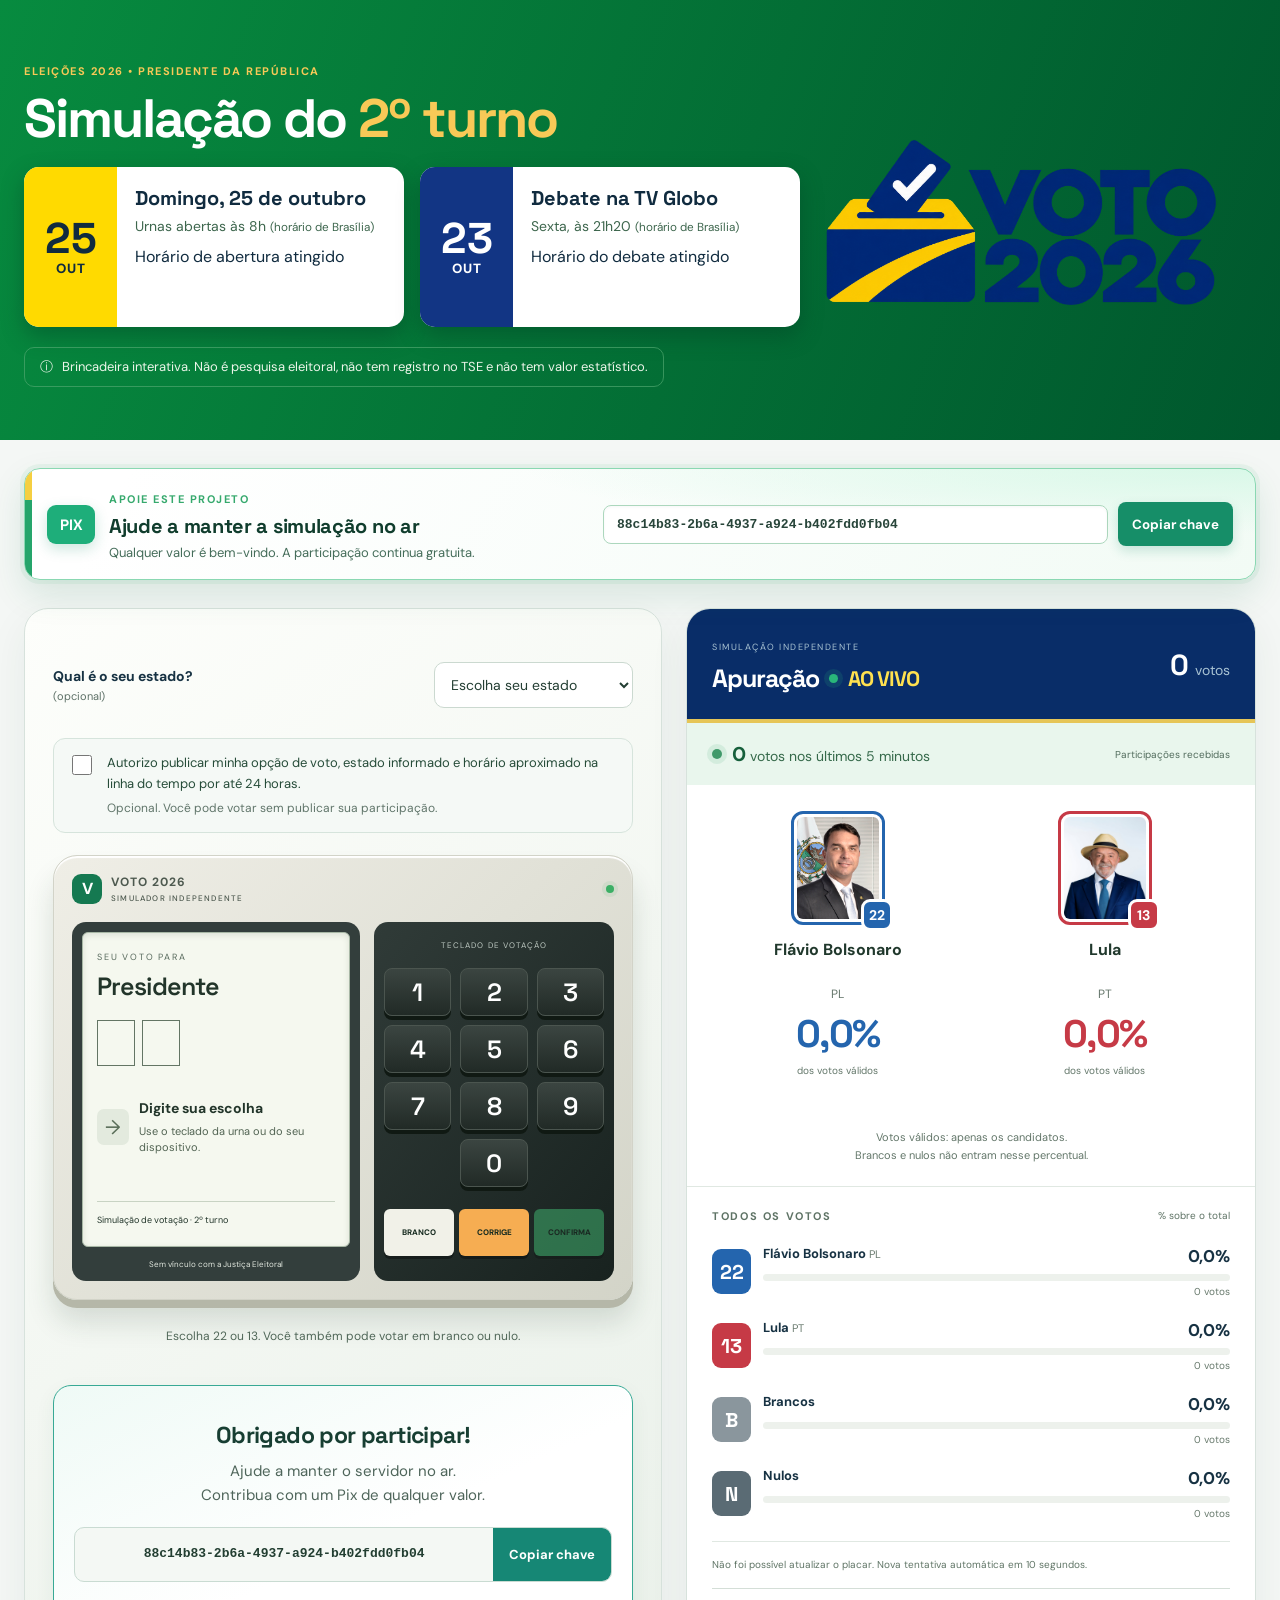
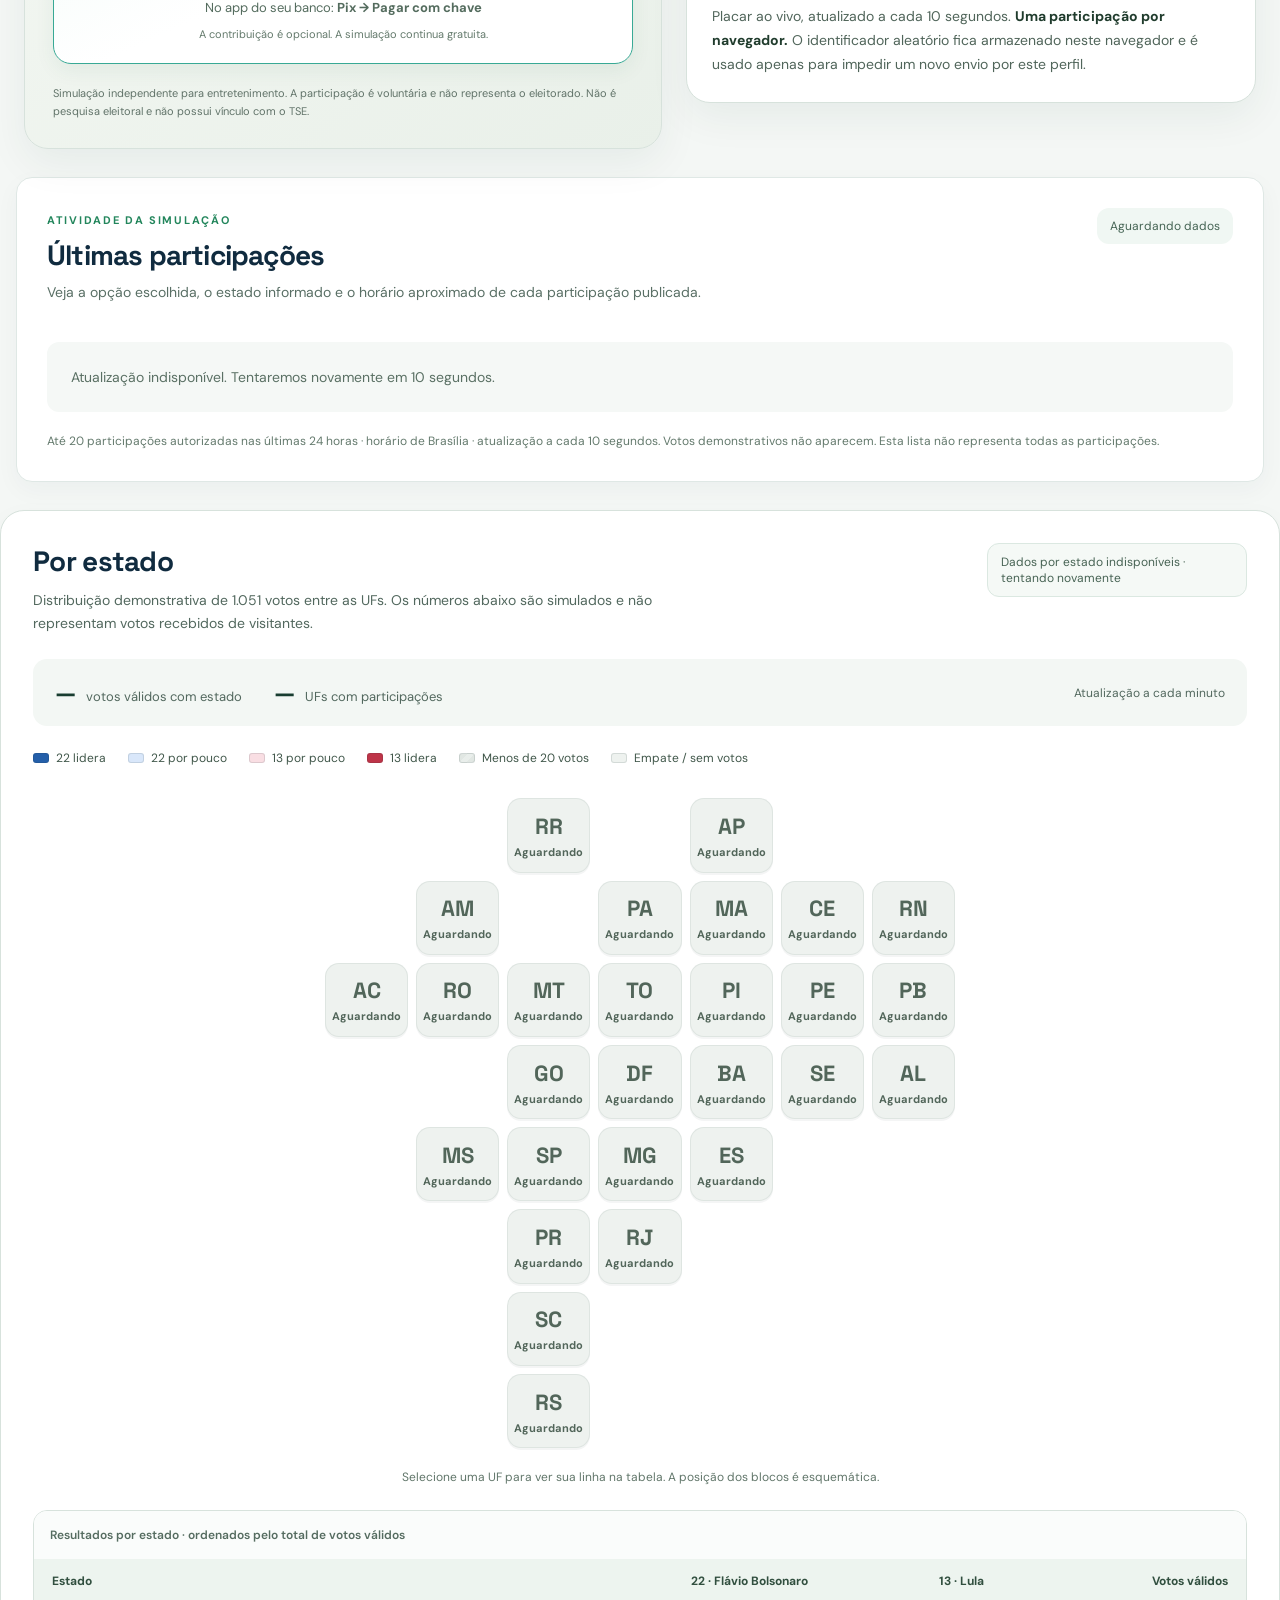
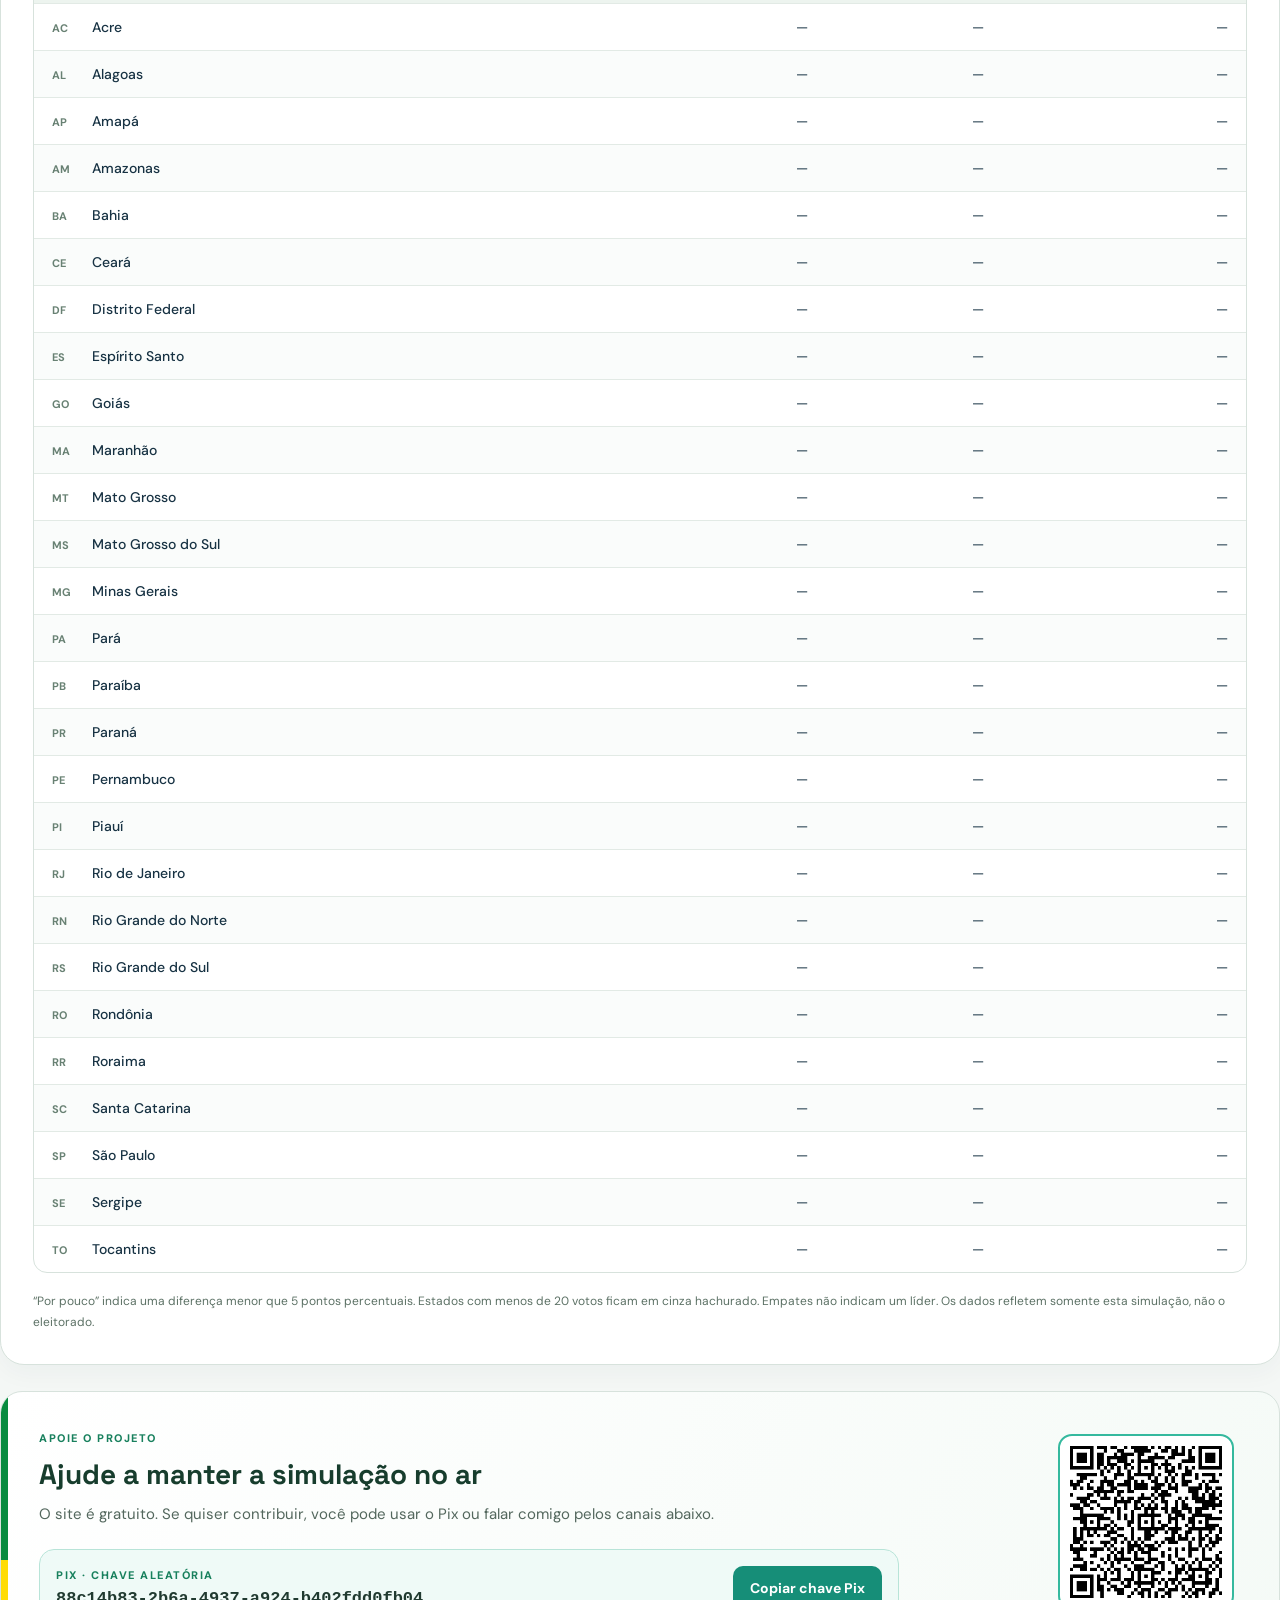
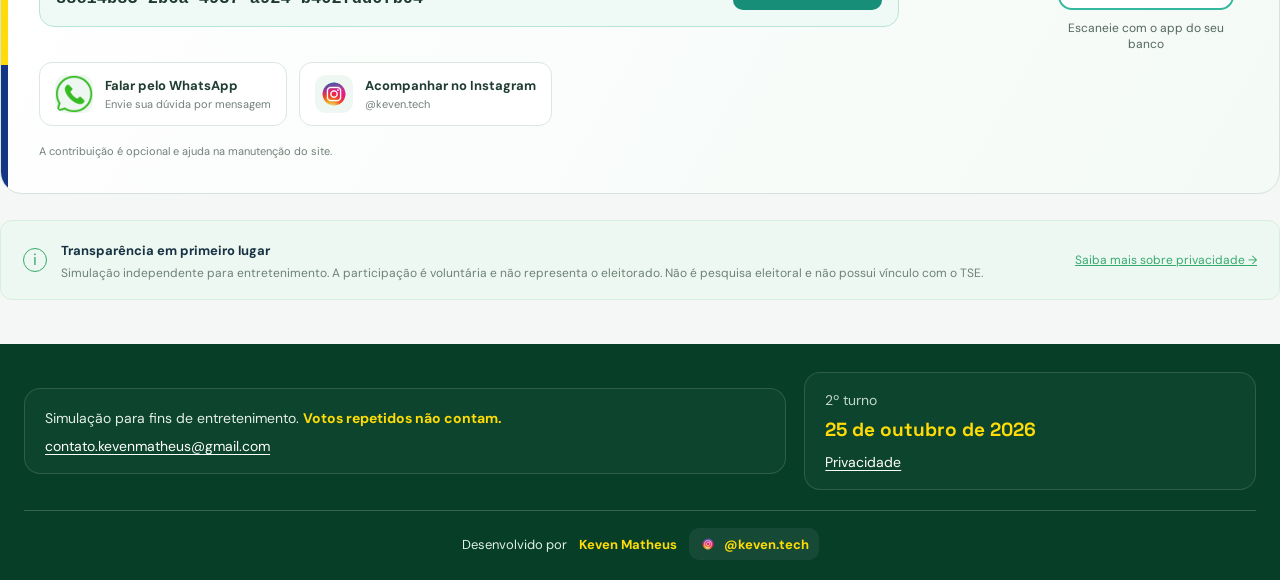
<file: index.html>
<!doctype html>
<html lang="pt-BR">
<head>
  <meta charset="UTF-8" />
  <meta name="viewport" content="width=device-width, initial-scale=1.0" />
  <meta name="description" content="Voto 2026 — simulação independente de votação." />
  <meta property="og:type" content="website" />
  <meta property="og:locale" content="pt_BR" />
  <meta property="og:site_name" content="Voto Certo 2026" />
  <meta property="og:title" content="Voto Certo 2026 · Simulação independente" />
  <meta property="og:description" content="Participe da simulação independente de votação Voto Certo 2026." />
  <meta property="og:url" content="https://voto-certo-2026.vercel.app/" />
  <meta property="og:image" content="https://voto-certo-2026.vercel.app/assets/votocerto.png" />
  <meta property="og:image:secure_url" content="https://voto-certo-2026.vercel.app/assets/votocerto.png" />
  <meta property="og:image:type" content="image/png" />
  <meta property="og:image:alt" content="Logo Voto Certo 2026" />
  <meta name="twitter:card" content="summary_large_image" />
  <meta name="twitter:title" content="Voto Certo 2026 · Simulação independente" />
  <meta name="twitter:description" content="Participe da simulação independente de votação Voto Certo 2026." />
  <meta name="twitter:image" content="https://voto-certo-2026.vercel.app/assets/votocerto.png" />
  <link rel="icon" type="image/png" href="assets/votocerto.png">
  <link rel="apple-touch-icon" href="assets/votocerto.png">
  <title>Voto 2026 · Simulação independente</title>
  <link rel="preconnect" href="https://fonts.googleapis.com">
  <link rel="preconnect" href="https://fonts.gstatic.com" crossorigin>
  <link href="https://fonts.googleapis.com/css2?family=DM+Sans:wght@400;500;600;700&family=Space+Grotesk:wght@500;600;700&display=swap" rel="stylesheet">
  <link rel="stylesheet" href="style.css" />
  <link rel="stylesheet" href="voting.css" />
  <link rel="stylesheet" href="states.css" />
  <link rel="stylesheet" href="activity.css" />
  <link rel="stylesheet" href="pix-highlight.css" />
</head>
<body>
  <header class="topbar"><div class="wrap nav"><a class="brand" href="#votar"><span class="brand-mark">V</span><span>voto<span class="brand-accent">2026</span></span></a><nav><a href="#votar">Votar</a><a href="#resultados">Resultados</a><a href="#estados">Por estado</a><a href="#sobre">Sobre</a></nav><button class="menu" aria-label="Abrir menu">☰</button></div></header>
  <main>
    <section class="hero-banner" id="votar"><div class="wrap hero-content"><div class="hero-copy"><p class="eyebrow">ELEIÇÕES 2026 <span>•</span> PRESIDENTE DA REPÚBLICA</p><h1>Simulação do <em>2º turno</em></h1><div class="event-row"><div class="event-card yellow-event"><div class="date-block"><strong>25</strong><small>OUT</small></div><div><h3>Domingo, 25 de outubro</h3><p>Urnas abertas às 8h <small>(horário de Brasília)</small></p><div class="countdown"><b>2<small>dias</small></b><b>07<small>h</small></b><b>14<small>min</small></b><b>55<small>s</small></b></div></div></div><div class="event-card blue-event"><div class="date-block"><strong>23</strong><small>OUT</small></div><div><h3>Debate na TV Globo</h3><p>Sexta, às 21h20 <small>(horário de Brasília)</small></p><div class="countdown"><b>0<small>dias</small></b><b>20<small>h</small></b><b>34<small>min</small></b><b>55<small>s</small></b></div></div></div></div><div class="banner-disclaimer">ⓘ &nbsp; Brincadeira interativa. Não é pesquisa eleitoral, não tem registro no TSE e não tem valor estatístico.</div></div><div class="flag-art" aria-hidden="true"><div class="flag-diamond"><div class="flag-orb"></div></div></div></div></section>
  <section class="pix-section wrap" aria-labelledby="pix-title"><div class="pix-copy"><span class="pix-badge">PIX</span><div><span class="section-kicker">APOIE ESTE PROJETO</span><h2 id="pix-title">Ajude a manter a simulação no ar</h2><p>Qualquer valor é bem-vindo. A participação continua gratuita.</p></div></div><div class="pix-action"><div class="pix-key" id="pixKey">88c14b83-2b6a-4937-a924-b402fdd0fb04</div><button class="copy-pix" id="copyPix">Copiar chave</button></div></section>
    <section class="wrap dashboard" aria-label="Urna e resultados"><noscript>Ative o JavaScript para usar a urna interativa e visualizar a apuração demonstrativa.</noscript></section>
    <section class="wrap card activity-section" aria-labelledby="activityTitle">
      <header class="activity-heading"><div><span class="activity-kicker">ATIVIDADE DA SIMULAÇÃO</span><h2 id="activityTitle">Últimas participações</h2><p>Veja a opção escolhida, o estado informado e o horário aproximado de cada participação publicada.</p></div><span class="activity-status" id="activityStatus" role="status">Carregando atividade…</span></header>
      <ol class="activity-list" id="activityList"></ol>
      <p class="activity-empty" id="activityEmpty">Aguardando participações.</p>
      <p class="activity-footnote">Até 20 participações autorizadas nas últimas 24 horas · horário de Brasília · atualização a cada 10 segundos. Votos demonstrativos não aparecem. Esta lista não representa todas as participações.</p>
    </section>
    <section class="wrap card states-section" id="estados" aria-labelledby="statesTitle">
      <header class="states-heading">
        <div><h2 id="statesTitle">Por estado</h2><p>Distribuição demonstrativa de 1.051 votos entre as UFs. Os números abaixo são simulados e não representam votos recebidos de visitantes.</p></div>
        <span class="states-updated" id="statesUpdated" role="status">Carregando dados…</span>
      </header>
      <div class="states-overview"><span><strong id="statesVoteTotal">—</strong> votos válidos com estado</span><span><strong id="statesCoverage">—</strong> UFs com participações</span><small>Atualização a cada minuto</small></div>
      <ul class="states-legend" aria-label="Legenda do mapa">
        <li><i class="uf-blue"></i>22 lidera</li><li><i class="uf-blue-close"></i>22 por pouco</li>
        <li><i class="uf-red-close"></i>13 por pouco</li><li><i class="uf-red"></i>13 lidera</li>
        <li><i class="uf-small"></i>Menos de 20 votos</li><li><i class="uf-neutral"></i>Empate / sem votos</li>
      </ul>
      <div class="states-map" id="statesMap" role="group" aria-label="Mapa esquemático dos 26 estados e do Distrito Federal"></div>
      <p class="states-map-hint">Selecione uma UF para ver sua linha na tabela. A posição dos blocos é esquemática.</p>
      <div class="states-table-wrap" tabindex="0" role="region" aria-label="Resultados por estado. Em telas pequenas, deslize para ver todas as colunas.">
        <table class="states-table"><caption>Resultados por estado · ordenados pelo total de votos válidos</caption>
          <thead><tr><th scope="col">Estado</th><th scope="col">22 · Flávio Bolsonaro</th><th scope="col">13 · Lula</th><th scope="col">Votos válidos</th></tr></thead>
          <tbody id="statesTableBody"></tbody>
        </table>
      </div>
      <p class="states-footnote">“Por pouco” indica uma diferença menor que 5 pontos percentuais. Estados com menos de 20 votos ficam em cinza hachurado. Empates não indicam um líder. Os dados refletem somente esta simulação, não o eleitorado.</p>
      <noscript>Ative o JavaScript para visualizar os resultados por estado.</noscript>
    </section>
    <section class="wrap support-section" aria-labelledby="supportTitle">
      <div class="support-accent" aria-hidden="true"></div>
      <div class="support-content">
        <span class="support-kicker">APOIE O PROJETO</span>
        <h2 id="supportTitle">Ajude a manter a simulação no ar</h2>
        <p class="support-intro">O site é gratuito. Se quiser contribuir, você pode usar o Pix ou falar comigo pelos canais abaixo.</p>
        <div class="support-pix">
          <div><span class="support-label">PIX · CHAVE ALEATÓRIA</span><code id="supportPixKey">88c14b83-2b6a-4937-a924-b402fdd0fb04</code></div>
          <button type="button" id="supportPixCopy">Copiar chave Pix</button>
        </div>
        <p id="supportPixStatus" class="support-status" role="status" aria-live="polite"></p>
        <div class="support-links">
          <a class="support-link support-whatsapp" href="https://wa.me/5583988825817" target="_blank" rel="noopener noreferrer">
            <span class="support-link-icon" aria-hidden="true"><img src="assets/whatsapp.png" alt=""></span><span><strong>Falar pelo WhatsApp</strong><small>Envie sua dúvida por mensagem</small></span>
          </a>
          <a class="support-link support-instagram" href="https://www.instagram.com/keven.tech/" target="_blank" rel="noopener noreferrer">
            <span class="support-link-icon" aria-hidden="true"><img src="assets/instragram.png" alt=""></span><span><strong>Acompanhar no Instagram</strong><small>@keven.tech</small></span>
          </a>
        </div>
        <small class="support-footnote">A contribuição é opcional e ajuda na manutenção do site.</small>
      </div>
      <aside class="support-qr"><img src="assets/qrcode-pix.png" alt="QR Code Pix para a chave de apoio"><span>Escaneie com o app do seu banco</span></aside>
    </section>
    <section class="wrap trust" id="sobre"><span class="trust-icon">i</span><div><strong>Transparência em primeiro lugar</strong><p>Simulação independente para entretenimento. A participação é voluntária e não representa o eleitorado. Não é pesquisa eleitoral e não possui vínculo com o TSE.</p></div><a href="#sobre">Saiba mais sobre privacidade →</a></section>
  </main>
  <footer class="site-footer">
    <div class="footer-inner wrap">
      <div class="footer-notice"><p>Simulação para fins de entretenimento. <strong>Votos repetidos não contam.</strong></p><a href="mailto:contato.kevenmatheus@gmail.com">contato.kevenmatheus@gmail.com</a></div>
      <div class="footer-date"><span>2º turno</span><strong>25 de outubro de 2026</strong><a href="privacidade.html">Privacidade</a></div>
      <div class="footer-credit"><span>Desenvolvido por</span><a class="footer-portfolio" href="https://portfoliokevenmatheus.vercel.app/" target="_blank" rel="noopener noreferrer">Keven Matheus</a><a class="footer-social" href="https://www.instagram.com/keven.tech/" target="_blank" rel="noopener noreferrer"><img src="assets/instragram.png" alt="">@keven.tech</a></div>
    </div>
  </footer>
  <script src="backend-config.js"></script>
  <script src="states.js"></script>
  <script src="activity.js"></script>
  <script src="app.js"></script>
</body></html>
</file>
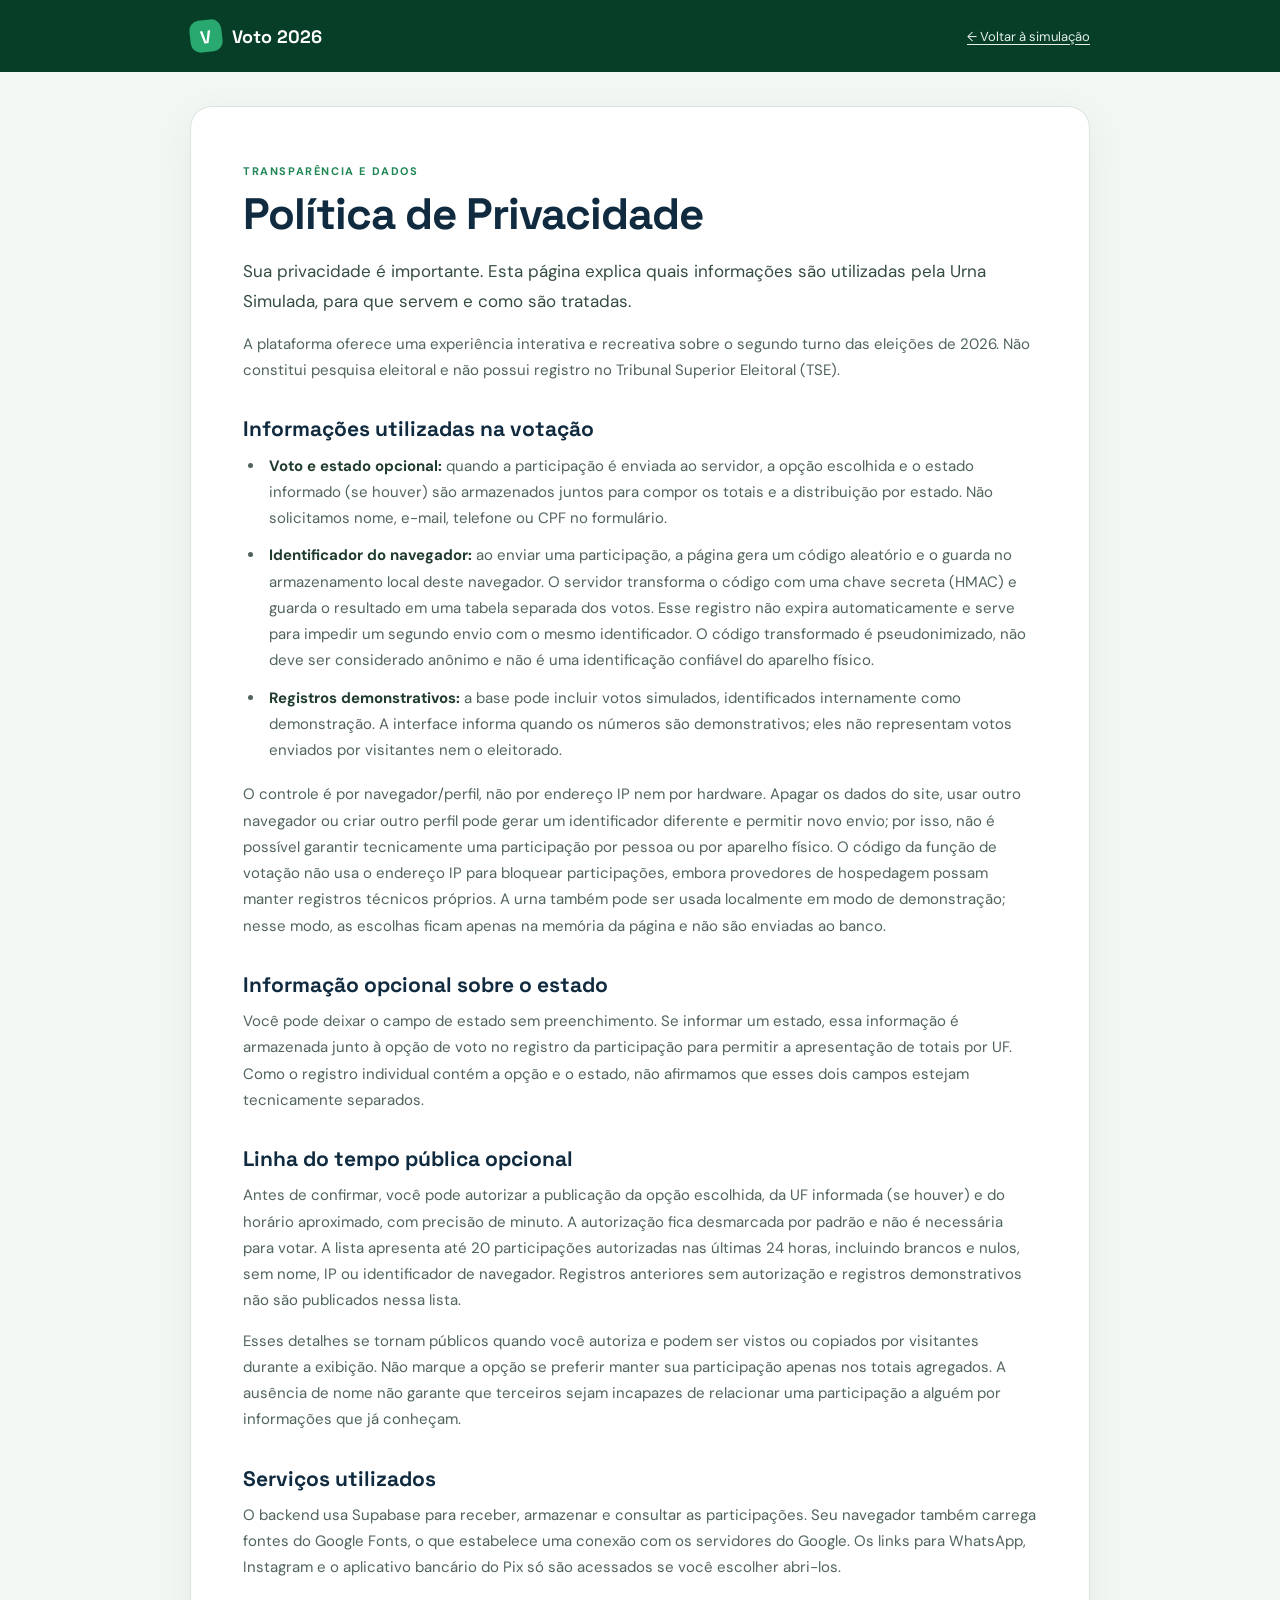
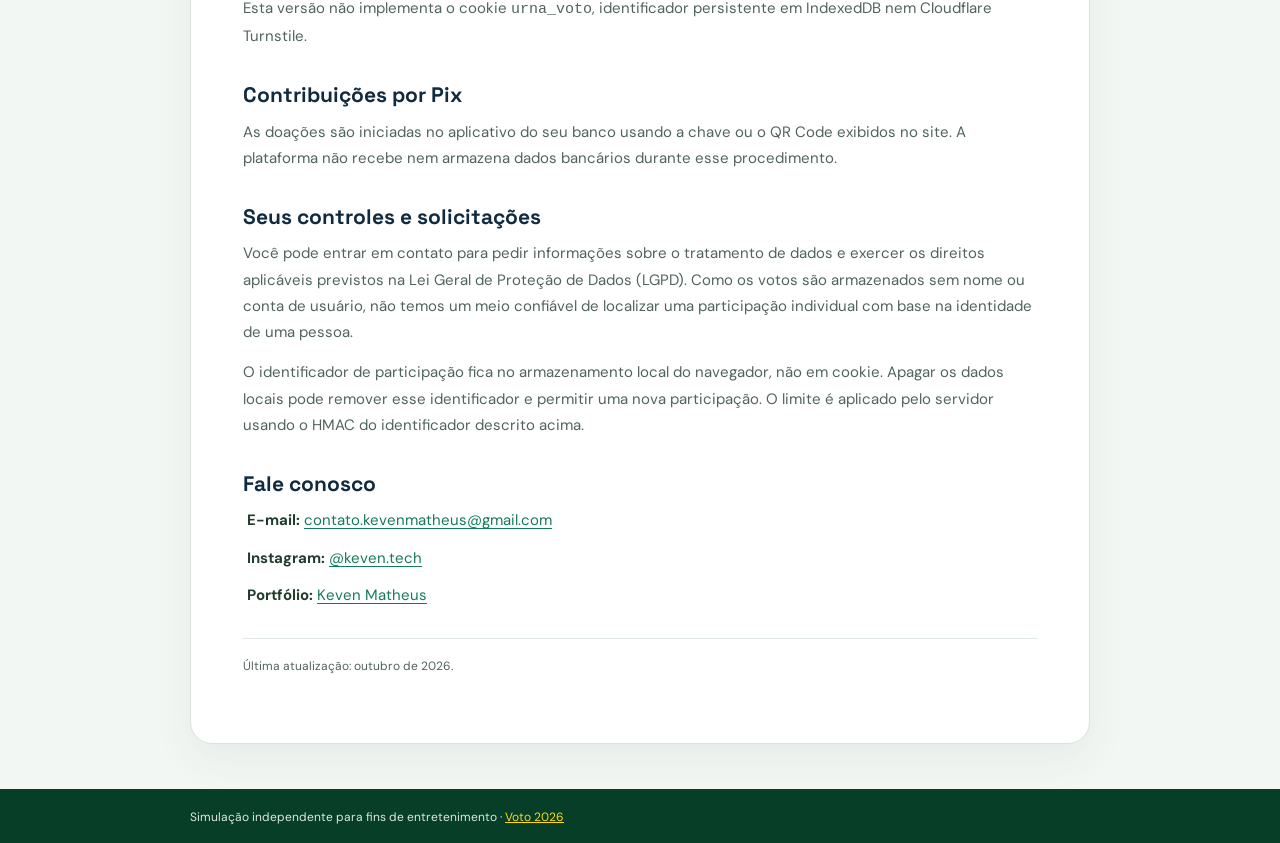
<file: privacidade.html>
<!doctype html>
<html lang="pt-BR">
<head>
  <meta charset="UTF-8">
  <meta name="viewport" content="width=device-width, initial-scale=1">
  <meta name="description" content="Política de privacidade da simulação Voto 2026.">
  <link rel="icon" type="image/png" href="assets/votocerto.png">
  <link rel="apple-touch-icon" href="assets/votocerto.png">
  <title>Política de Privacidade · Voto 2026</title>
  <link rel="preconnect" href="https://fonts.googleapis.com">
  <link rel="preconnect" href="https://fonts.gstatic.com" crossorigin>
  <link href="https://fonts.googleapis.com/css2?family=DM+Sans:wght@400;500;600;700&family=Space+Grotesk:wght@500;600;700&display=swap" rel="stylesheet">
  <link rel="stylesheet" href="style.css">
  <link rel="stylesheet" href="privacy.css">
</head>
<body class="privacy-page">
  <header class="privacy-header"><div class="privacy-wrap"><a class="privacy-brand" href="index.html"><span>V</span> Voto 2026</a><a class="privacy-back" href="index.html">← Voltar à simulação</a></div></header>
  <main class="privacy-wrap privacy-main">
    <article class="privacy-card">
      <span class="privacy-kicker">TRANSPARÊNCIA E DADOS</span>
      <h1>Política de Privacidade</h1>
      <p class="privacy-lead">Sua privacidade é importante. Esta página explica quais informações são utilizadas pela Urna Simulada, para que servem e como são tratadas.</p>
      <p>A plataforma oferece uma experiência interativa e recreativa sobre o segundo turno das eleições de 2026. Não constitui pesquisa eleitoral e não possui registro no Tribunal Superior Eleitoral (TSE).</p>

      <h2>Informações utilizadas na votação</h2>
      <ul>
        <li><strong>Voto e estado opcional:</strong> quando a participação é enviada ao servidor, a opção escolhida e o estado informado (se houver) são armazenados juntos para compor os totais e a distribuição por estado. Não solicitamos nome, e-mail, telefone ou CPF no formulário.</li>
        <li><strong>Identificador do navegador:</strong> ao enviar uma participação, a página gera um código aleatório e o guarda no armazenamento local deste navegador. O servidor transforma o código com uma chave secreta (HMAC) e guarda o resultado em uma tabela separada dos votos. Esse registro não expira automaticamente e serve para impedir um segundo envio com o mesmo identificador. O código transformado é pseudonimizado, não deve ser considerado anônimo e não é uma identificação confiável do aparelho físico.</li>
        <li><strong>Registros demonstrativos:</strong> a base pode incluir votos simulados, identificados internamente como demonstração. A interface informa quando os números são demonstrativos; eles não representam votos enviados por visitantes nem o eleitorado.</li>
      </ul>
      <p>O controle é por navegador/perfil, não por endereço IP nem por hardware. Apagar os dados do site, usar outro navegador ou criar outro perfil pode gerar um identificador diferente e permitir novo envio; por isso, não é possível garantir tecnicamente uma participação por pessoa ou por aparelho físico. O código da função de votação não usa o endereço IP para bloquear participações, embora provedores de hospedagem possam manter registros técnicos próprios. A urna também pode ser usada localmente em modo de demonstração; nesse modo, as escolhas ficam apenas na memória da página e não são enviadas ao banco.</p>

      <h2>Informação opcional sobre o estado</h2>
      <p>Você pode deixar o campo de estado sem preenchimento. Se informar um estado, essa informação é armazenada junto à opção de voto no registro da participação para permitir a apresentação de totais por UF. Como o registro individual contém a opção e o estado, não afirmamos que esses dois campos estejam tecnicamente separados.</p>

      <h2>Linha do tempo pública opcional</h2>
      <p>Antes de confirmar, você pode autorizar a publicação da opção escolhida, da UF informada (se houver) e do horário aproximado, com precisão de minuto. A autorização fica desmarcada por padrão e não é necessária para votar. A lista apresenta até 20 participações autorizadas nas últimas 24 horas, incluindo brancos e nulos, sem nome, IP ou identificador de navegador. Registros anteriores sem autorização e registros demonstrativos não são publicados nessa lista.</p>
      <p>Esses detalhes se tornam públicos quando você autoriza e podem ser vistos ou copiados por visitantes durante a exibição. Não marque a opção se preferir manter sua participação apenas nos totais agregados. A ausência de nome não garante que terceiros sejam incapazes de relacionar uma participação a alguém por informações que já conheçam.</p>

      <h2>Serviços utilizados</h2>
      <p>O backend usa Supabase para receber, armazenar e consultar as participações. Seu navegador também carrega fontes do Google Fonts, o que estabelece uma conexão com os servidores do Google. Os links para WhatsApp, Instagram e o aplicativo bancário do Pix só são acessados se você escolher abri-los.</p>
      <p>Esta versão não implementa o cookie <code>urna_voto</code>, identificador persistente em IndexedDB nem Cloudflare Turnstile.</p>

      <h2>Contribuições por Pix</h2>
      <p>As doações são iniciadas no aplicativo do seu banco usando a chave ou o QR Code exibidos no site. A plataforma não recebe nem armazena dados bancários durante esse procedimento.</p>

      <h2>Seus controles e solicitações</h2>
      <p>Você pode entrar em contato para pedir informações sobre o tratamento de dados e exercer os direitos aplicáveis previstos na Lei Geral de Proteção de Dados (LGPD). Como os votos são armazenados sem nome ou conta de usuário, não temos um meio confiável de localizar uma participação individual com base na identidade de uma pessoa.</p>
      <p>O identificador de participação fica no armazenamento local do navegador, não em cookie. Apagar os dados locais pode remover esse identificador e permitir uma nova participação. O limite é aplicado pelo servidor usando o HMAC do identificador descrito acima.</p>

      <h2>Fale conosco</h2>
      <ul class="privacy-contacts">
        <li><strong>E-mail:</strong> <a href="mailto:contato.kevenmatheus@gmail.com">contato.kevenmatheus@gmail.com</a></li>
        <li><strong>Instagram:</strong> <a href="https://www.instagram.com/keven.tech/" target="_blank" rel="noopener noreferrer">@keven.tech</a></li>
        <li><strong>Portfólio:</strong> <a href="https://portfoliokevenmatheus.vercel.app/" target="_blank" rel="noopener noreferrer">Keven Matheus</a></li>
      </ul>
      <p class="privacy-updated">Última atualização: outubro de 2026.</p>
    </article>
  </main>
  <footer class="privacy-footer"><div class="privacy-wrap">Simulação independente para fins de entretenimento · <a href="index.html">Voto 2026</a></div></footer>
</body>
</html>
</file>
<file: style.css>
:root{--navy:#102b3f;--green:#36a96d;--mint:#e9f7ef;--ink:#173243;--muted:#72818b;--line:#dfe8e5;--yellow:#f8c957;--bg:#f4f7f5}*{box-sizing:border-box}html{scroll-behavior:smooth}body{margin:0;background:var(--bg);color:var(--ink);font-family:'DM Sans',sans-serif}.wrap{max-width:1180px;margin:auto;padding-left:24px;padding-right:24px}.topbar{height:76px;background:#fff;border-bottom:1px solid var(--line)}.nav{height:100%;display:flex;align-items:center;justify-content:space-between}.brand{display:flex;align-items:center;gap:10px;text-decoration:none;color:var(--navy);font:700 22px 'Space Grotesk'}.brand-mark{display:grid;place-items:center;color:#fff;background:var(--green);width:30px;height:30px;border-radius:9px;transform:rotate(-8deg)}.brand-accent{color:var(--green)}nav{display:flex;gap:30px}nav a,.text-link{color:#51646c;text-decoration:none;font-size:14px}nav a:first-child{color:var(--navy);font-weight:700}.menu{display:none;border:0;background:none;font-size:22px}.hero{display:flex;justify-content:space-between;align-items:end;padding-top:72px;padding-bottom:48px}.eyebrow,.section-kicker{font-size:11px;letter-spacing:1.5px;font-weight:700;color:var(--green)}.live-dot{display:inline-block;width:7px;height:7px;border-radius:50%;background:var(--green);box-shadow:0 0 0 4px var(--mint);margin:0 7px 1px}h1,h2{font-family:'Space Grotesk';color:var(--navy);margin:10px 0}h1{font-size:54px;line-height:1.04;letter-spacing:-2px}h1 em{font-style:normal;color:var(--green)}h2{font-size:20px}.lead{color:var(--muted);max-width:480px;line-height:1.6}.hero-note{display:flex;gap:12px;align-items:center;padding:16px 20px;background:#fff;border:1px solid var(--line);border-radius:12px}.shield{background:var(--mint);color:var(--green);border-radius:50%;padding:7px}.hero-note small,.hero-note strong{display:block}.hero-note small{color:var(--muted);font-size:12px;margin-top:3px}.dashboard,.lower-grid{display:grid;grid-template-columns:1.45fr 1fr;gap:20px}.card{background:#fff;border:1px solid var(--line);border-radius:16px;padding:28px;box-shadow:0 8px 24px rgba(21,50,67,.04)}.card-head{display:flex;justify-content:space-between;align-items:start}.card-head h2{margin-top:7px}.state-pill,.period,.update{font-size:12px;color:var(--muted);background:#f4f7f5;padding:8px 11px;border-radius:8px}.state-select{margin:22px 0 16px}.state-select label{display:block;color:var(--muted);font-size:12px;margin-bottom:7px}.state-select select{width:100%;padding:11px;border:1px solid var(--line);border-radius:8px;color:var(--ink);background:#fff}.candidate-display{border:1px solid var(--line);border-radius:10px;padding:18px;display:flex;align-items:center;gap:14px;margin-bottom:18px}.candidate-avatar{width:52px;height:52px;border-radius:50%;display:grid;place-items:center;background:var(--navy);color:#fff;font:600 20px 'Space Grotesk'}.candidate-info{flex:1}.candidate-info span,.candidate-info small{display:block;color:var(--muted);font-size:12px}.candidate-info strong{display:block;font:600 17px 'Space Grotesk';margin:4px 0}.number-box{font:600 18px 'Space Grotesk';letter-spacing:3px}.keypad{display:grid;grid-template-columns:repeat(3,1fr);gap:8px}.keypad button{height:48px;border:1px solid var(--line);background:#fff;border-radius:8px;font:600 18px 'Space Grotesk';color:var(--navy);cursor:pointer}.keypad button:hover{background:var(--mint);border-color:var(--green)}.keypad .white,.keypad .correct{font:700 10px 'DM Sans'}.keypad .white{color:#9e7713;background:#fffaf0}.keypad .correct{color:#c05555;background:#fff5f5}.confirm-row{margin-top:10px}.confirm{width:100%;height:48px;border:0;border-radius:8px;background:var(--green);color:#fff;font-weight:700;cursor:pointer}.confirm span{float:right;margin-right:14px;font-size:20px}.disclaimer{display:flex;justify-content:space-between;border-top:1px solid var(--line);margin-top:20px;padding-top:16px;color:var(--muted);font-size:11px}.disclaimer b{color:var(--navy)}.toast{min-height:0;color:var(--green);font-size:13px;margin-top:8px}.total{margin:28px 0 22px;padding-bottom:18px;border-bottom:1px solid var(--line)}.total strong{display:block;font:700 42px 'Space Grotesk';color:var(--navy)}.total span{display:block;color:var(--muted);font-size:13px}.total small{display:block;color:var(--green);margin-top:9px}.bars>div{margin:17px 0}.bar-label{display:flex;justify-content:space-between;font-size:13px}.bar-label b{color:var(--navy)}.bar-track{height:9px;border-radius:8px;background:#e9efed;margin-top:8px;overflow:hidden}.bar-fill{height:100%;background:var(--green);border-radius:8px}.legend{display:flex;gap:16px;margin-top:24px;font-size:11px;color:var(--muted)}.dot{width:8px;height:8px;display:inline-block;border-radius:50%;margin-right:5px}.dot.green{background:var(--green)}.dot.yellow{background:var(--yellow)}.source-note{font-size:11px;color:#9aa8ae;line-height:1.5;margin-bottom:0}.lower-grid{margin-top:20px}.chart-card,.map-card{min-height:290px}.chart{position:relative;padding-top:20px}.chart svg{width:100%;height:170px}.line{fill:none;stroke:var(--green);stroke-width:3}.area{fill:url(#fill)}.y-labels{position:absolute;left:0;top:23px;bottom:34px;display:flex;flex-direction:column;justify-content:space-between;color:#9aa8ae;font-size:10px}.chart svg,.x-labels{margin-left:30px;width:calc(100% - 30px)}.x-labels{display:flex;justify-content:space-between;color:#9aa8ae;font-size:10px}.map-wrap{display:flex;gap:25px;align-items:center;margin-top:27px}.brazil-map{width:145px;height:145px;background:var(--mint);clip-path:polygon(28% 4%,64% 0,90% 28%,83% 51%,97% 67%,68% 92%,46% 77%,24% 94%,10% 60%,0 42%);color:var(--green);display:grid;place-items:center;font-size:38px}.brazil-map span{font-size:12px;color:var(--navy);margin-top:-58px}.state-list{flex:1}.state-list div{margin:12px 0;position:relative}.state-list span{font-size:11px;font-weight:700}.state-list b{float:right;font-size:12px}.state-list i{display:block;height:5px;border-radius:5px;background:var(--green);opacity:.75;margin-top:6px}.trust{margin-top:20px;background:#eef8f2;border:1px solid #d6efdf;border-radius:12px;padding:18px 22px;display:flex;align-items:center;gap:14px}.trust-icon{border:1px solid var(--green);color:var(--green);border-radius:50%;width:24px;height:24px;text-align:center}.trust strong{font-size:13px}.trust p{margin:5px 0 0;color:#6d8177;font-size:12px}.trust a{margin-left:auto;color:var(--green);font-size:12px;white-space:nowrap}footer{margin-top:55px;border-top:1px solid var(--line);padding:25px 0;color:#829098;font-size:12px}.footer-inner{display:flex;justify-content:space-between;align-items:center}.footer-inner .brand{font-size:16px}
@media(max-width:800px){nav{display:none}.menu{display:block}.hero-content{min-height:570px;align-items:flex-start;padding-top:42px}.hero-copy{width:100%}.hero-copy h1{font-size:42px}.event-row{display:block}.event-card{width:100%;margin-bottom:12px;min-height:132px}.event-card h3{font-size:17px}.date-block{width:78px}.date-block strong{font-size:34px}.countdown b{min-width:39px;font-size:16px}.banner-disclaimer{font-size:11px}.flag-art{opacity:.28;right:-130px;top:265px;transform:scale(.7)}.dashboard,.lower-grid{grid-template-columns:1fr}.card{padding:20px}.lower-grid{margin-top:16px}.trust{align-items:flex-start;flex-wrap:wrap}.trust a{margin-left:38px}.footer-inner{gap:14px;flex-wrap:wrap}.state-pill{display:none}.candidate-display{padding:13px}.number-box{font-size:14px}.keypad button{height:47px}.disclaimer{font-size:10px}}
.hero-banner{background:linear-gradient(110deg,#078b3f,#00572d);color:#fff;overflow:hidden}.hero-content{min-height:440px;display:flex;align-items:center;position:relative}.hero-copy{position:relative;z-index:2}.hero-copy .eyebrow{color:var(--yellow)}.hero-copy h1{color:#fff;margin:13px 0 20px}.hero-copy h1 em{font-style:normal;color:var(--yellow)}.event-row{display:flex;gap:16px}.event-card{display:flex;width:380px;min-height:160px;background:#fff;color:var(--navy);border-radius:15px;overflow:hidden;box-shadow:0 9px 22px #003d2266}.date-block{width:93px;display:flex;flex-direction:column;align-items:center;justify-content:center}.yellow-event .date-block{background:#ffda00}.blue-event .date-block{background:#123584;color:#fff}.date-block strong{font:700 43px 'Space Grotesk';line-height:1}.date-block small{font-weight:800;letter-spacing:1px}.event-card>div:last-child{padding:18px}.event-card h3{font:700 20px 'Space Grotesk';margin:0 0 6px;white-space:nowrap}.event-card p{margin:0;color:#3d664d;font-size:14px}.countdown{display:flex;gap:7px;margin-top:11px}.countdown b{min-width:47px;padding:6px 4px;border:1px solid #d2ddd5;border-radius:7px;background:#f4f8f4;text-align:center;font:700 20px 'Space Grotesk'}.countdown small{display:block;color:#708078;font:500 10px 'DM Sans'}.banner-disclaimer{display:inline-block;margin-top:20px;border:1px solid #52a871aa;border-radius:10px;padding:10px 15px;color:#ecf5e9;font-size:13px}.flag-art{position:absolute;right:-65px;top:-5px;width:430px;height:470px;display:grid;place-items:center}.flag-diamond{width:380px;height:380px;background:#ffdc05;transform:rotate(45deg);display:grid;place-items:center}.flag-orb{width:190px;height:190px;border-radius:50%;background:radial-gradient(circle at 35% 28%,#3662ba,#09265e 80%);border:7px solid #1c469d;transform:rotate(-45deg);box-shadow:0 0 0 3px #083675}
 .countdown-status{display:inline-block;padding:8px 10px;border-radius:7px;background:#e8f6ed;color:var(--green);font:700 12px 'DM Sans'}
@media(max-width:800px){html,body{overflow-x:hidden}.wrap{padding-left:16px;padding-right:16px}.topbar{height:64px}.brand{font-size:19px}.hero-content{min-height:0;padding:38px 16px 30px;display:block}.hero-copy h1{font-size:38px;letter-spacing:-1.5px;line-height:1.06;margin-bottom:22px}.hero-copy .eyebrow{font-size:10px;letter-spacing:1px}.event-row{display:block}.event-card{width:100%;min-height:125px;margin-bottom:12px;border-radius:12px}.event-card>div:last-child{padding:14px 12px;min-width:0}.event-card h3{font-size:16px;white-space:normal;line-height:1.15}.event-card p{font-size:12px;white-space:nowrap}.date-block{width:70px;flex:0 0 70px}.date-block strong{font-size:32px}.countdown{gap:4px;margin-top:9px}.countdown b{min-width:38px;padding:5px 2px;font-size:16px}.countdown small{font-size:9px}.banner-disclaimer{display:block;margin-top:16px;font-size:10px;line-height:1.45;padding:9px 11px}.flag-art{opacity:.2;right:-150px;top:245px;transform:scale(.6)}.dashboard{display:block}.voting-card,.results-card{margin-bottom:16px}.card{padding:18px;border-radius:13px}.card-head{gap:10px}.card-head h2{font-size:18px}.section-kicker{font-size:10px}.update{font-size:10px;padding:6px 7px}.state-select{margin:17px 0 14px}.candidate-display{gap:9px;padding:12px;margin-bottom:14px}.candidate-avatar{width:44px;height:44px;font-size:16px;flex:0 0 44px}.candidate-info strong{font-size:15px}.candidate-info span,.candidate-info small{font-size:10px}.number-box{font-size:12px;letter-spacing:1px;white-space:nowrap}.keypad{gap:6px}.keypad button{height:46px;font-size:17px}.keypad .white,.keypad .correct{font-size:9px}.disclaimer{gap:8px;line-height:1.35}.total{margin:20px 0 16px}.total strong{font-size:36px}.bars>div{margin:14px 0}.lower-grid{display:block;margin-top:0}.chart-card,.map-card{min-height:0;margin-bottom:16px}.chart{overflow:hidden}.chart svg{height:135px}.map-wrap{gap:14px}.brazil-map{width:120px;height:120px;flex:0 0 120px}.trust{margin-top:0;padding:16px;gap:10px}.trust p{font-size:11px;line-height:1.45}.trust a{margin-left:34px}.footer-inner{display:grid;grid-template-columns:1fr 1fr;gap:12px}.footer-inner>span:nth-child(2){grid-column:1/-1;grid-row:2}.footer-inner>span:last-child{grid-column:2;grid-row:1;text-align:right}.footer-inner .brand{font-size:16px}}
@media(max-width:380px){.hero-copy h1{font-size:34px}.event-card h3{font-size:14px}.event-card p{font-size:11px}.date-block{width:60px;flex-basis:60px}.countdown b{min-width:33px;font-size:14px}.countdown small{font-size:8px}.card{padding:15px}.footer-inner{font-size:10px}}
 .pix-section{margin-top:28px;background:linear-gradient(135deg,#eafaf1,#f8fcf8);border:1px solid #b9e7ce;border-radius:16px;padding:18px 22px;display:flex;align-items:center;gap:22px;position:relative}.pix-copy{display:flex;align-items:center;gap:14px;flex:1}.pix-badge{background:#1eae7a;color:#fff;font:700 14px 'Space Grotesk';padding:10px 9px;border-radius:9px}.pix-copy h2{font-size:18px;margin:5px 0}.pix-copy p{font-size:12px;color:#648276;margin:0}.pix-action{display:flex;align-items:center;gap:10px}.pix-key{background:#fff;border:1px solid #cbded2;border-radius:8px;padding:11px 13px;font:600 12px monospace;color:#28453a}.copy-pix,.qr-toggle{border:0;border-radius:8px;padding:12px 14px;font-weight:700;cursor:pointer;white-space:nowrap}.copy-pix{background:#168e68;color:#fff}.qr-toggle{background:transparent;color:#168e68;text-decoration:underline}.qr-panel{display:none;position:absolute;right:22px;top:72px;z-index:5;background:#fff;border:1px solid var(--line);border-radius:12px;padding:12px;box-shadow:0 10px 25px #123b2422;text-align:center}.qr-panel.show{display:block}.qr-panel img{display:block;width:150px;height:150px}.qr-panel span{display:block;color:var(--muted);font-size:10px;margin-top:7px;max-width:150px}@media(max-width:800px){.pix-section{margin-top:18px;padding:16px;display:block}.pix-copy{align-items:flex-start}.pix-copy h2{font-size:17px}.pix-copy p{line-height:1.4}.pix-action{display:grid;grid-template-columns:1fr auto;gap:8px;margin-top:15px}.pix-key{grid-column:1/-1;overflow:hidden;text-overflow:ellipsis;white-space:nowrap;font-size:10px}.copy-pix,.qr-toggle{padding:10px 9px;font-size:11px}.qr-panel{right:16px;top:145px}}
 .vote-guide{margin-top:18px;padding-top:16px;border-top:1px solid var(--line);display:flex;align-items:center;gap:14px;flex-wrap:wrap;color:#62736f;font-size:11px}.vote-guide div{display:flex;align-items:center;gap:6px}.vote-guide b{display:grid;place-items:center;background:var(--green);color:#fff;border-radius:50%;width:22px;height:22px}.vote-guide small{width:100%;text-align:center;color:#84928f}.vote-guide kbd{background:#fff;border:1px solid #cbd9d4;border-bottom-width:2px;border-radius:4px;padding:2px 5px;color:var(--navy);font:600 11px monospace}.results-card{overflow:hidden}.results-card:before{content:'45 votos nos últimos 5 minutos';display:block;background:#eaf8ee;color:#176a3c;margin:-28px -28px 20px;padding:13px 28px;border-bottom:1px solid #d4e7d8;font-size:13px;font-weight:700}.results-card .update{background:#eaf8ee;color:#15723e;font-weight:700}.results-card .total{margin-top:18px}
 .candidate-compare{margin:18px 0 22px;padding:17px 0 20px;border-top:4px solid var(--yellow);border-bottom:1px solid var(--line);display:grid;grid-template-columns:1fr 1fr;gap:10px}.compare-candidate{display:flex;align-items:center;gap:9px}.compare-candidate img{width:58px;height:68px;object-fit:cover;border-radius:9px;border:4px solid #2b6bc0}.red-candidate{justify-content:flex-end;text-align:right}.red-candidate img{border-color:#cf2934;order:2}.compare-candidate strong,.compare-candidate small{display:block}.compare-candidate strong{font:700 16px 'Space Grotesk';margin-top:4px}.compare-candidate small{color:var(--muted);font-size:11px}.compare-candidate em{font:700 25px 'Space Grotesk';font-style:normal;color:#2364b5;margin-left:auto}.red-candidate em{color:#cf2934;margin:0 auto 0 8px}.number-tag{display:inline-block;padding:5px 8px;background:#2364b5;color:white;border-radius:6px}.red-candidate .number-tag{background:#cf2934}.valid-bar{grid-column:1/-1;display:flex;height:12px;border-radius:10px;overflow:hidden;margin-top:4px}.valid-bar i:first-child{background:#2364b5}.valid-bar i:last-child{background:#cf2934}.valid-caption{grid-column:1/-1;text-align:center;color:var(--muted);font-size:11px;margin:0}.all-votes-title{font:700 12px 'Space Grotesk';letter-spacing:2px;color:#5c6e68;margin:5px 0 16px}.vote-row{display:flex;align-items:center;gap:10px;margin:12px 0}.row-number{display:grid;place-items:center;width:42px;height:42px;border-radius:8px;background:#2364b5;color:#fff;font:700 20px 'Space Grotesk';flex:0 0 42px}.vote-row:nth-child(3) .row-number{background:#cf2934}.vote-row:nth-child(n+5) .row-number{background:#8a969e}.row-main{flex:1}.row-main .bar-label{font-size:14px}.row-main .bar-label b{font-size:15px}.row-main .bar-label small{font-size:11px;color:var(--muted);font-weight:400}.results-note{border-top:1px solid var(--line);padding-top:15px;color:#62736f;font-size:11px;line-height:1.5}.results-card .bars>div:not(.all-votes-title){margin:12px 0}
@media(max-width:800px){.candidate-compare{gap:5px;padding-top:14px}.compare-candidate img{width:44px;height:54px}.compare-candidate strong{font-size:12px}.compare-candidate em{font-size:18px}.number-tag{font-size:11px;padding:4px 6px}.valid-bar{height:9px}.row-number{width:36px;height:36px;flex-basis:36px;font-size:16px}.row-main .bar-label{font-size:12px}.row-main .bar-label b{font-size:13px}.row-main .bar-label small{display:block}.results-note{font-size:10px}}
</file>
<file: voting.css>
/* Voting workspace: independent visual identity and mobile-first controls. */
.tally-information{border-top:1px solid #d4ded7;margin-top:17px;padding-top:16px;color:#50655a;font-size:14px;line-height:1.7;overflow-wrap:anywhere}
.tally-information p{margin:0 0 12px}
.tally-information p:last-child{margin-bottom:0}
.tally-information strong{color:#203c2d}
.timeline-section{margin:22px auto 26px;padding:26px;border:1px solid #d7e2dc;border-radius:20px}
.timeline-heading{display:flex;justify-content:space-between;align-items:flex-start;gap:16px}
.timeline-heading h2{font-size:25px;margin:6px 0}.timeline-heading p{font-size:13px;color:#64766b;margin:0}
.timeline-refresh{font-size:10px;color:#64766b;background:#f1f5f1;border-radius:20px;padding:8px 12px}
.timeline-stats{display:grid;grid-template-columns:repeat(4,minmax(0,1fr));gap:12px;margin:20px 0}
.timeline-stats{grid-template-columns:repeat(2,minmax(0,1fr))}
.timeline-stats .candidate-22{border-top:3px solid #2868b7}
.timeline-stats .candidate-13{border-top:3px solid #c63845}
.timeline-stats article{background:#f4f7f2;border:1px solid #e0e8df;border-radius:12px;padding:14px;min-width:0}
.timeline-stats small,.timeline-stats strong,.timeline-stats span{display:block}
.timeline-stats small{font-size:9px;letter-spacing:1px;color:#687a6e}
.timeline-stats strong{font:700 19px 'Space Grotesk',sans-serif;margin:9px 0;overflow-wrap:anywhere}
.timeline-stats span{font-size:11px;color:#65766b}
.timeline-legend{display:flex;gap:18px;flex-wrap:wrap;font-size:12px;color:#4c6154;margin:18px 0}
.timeline-legend span{display:flex;align-items:center;gap:7px}.timeline-legend i{width:17px;height:3px;border-radius:4px}
.legend-blue{background:#2868b7}.legend-red{background:#c63845}
.timeline-chart{min-height:120px}.timeline-chart svg{width:100%;height:230px;overflow:visible}
.timeline-line{fill:none;stroke-width:3;vector-effect:non-scaling-stroke}.blue-line{stroke:#2868b7}.red-line{stroke:#c63845}
.timeline-axis{display:flex;justify-content:space-between;color:#718076;font-size:10px}
.timeline-empty{display:grid;place-items:center;min-height:120px;text-align:center;color:#64766b;font-size:13px;padding:12px}
.hour-details{margin-top:18px;border-top:1px solid #dce5dd;padding-top:13px}
.hour-details summary{cursor:pointer;color:#214c79;font-size:13px;font-weight:700}
.hour-row{display:grid;grid-template-columns:1fr 1fr 1fr;gap:12px;padding:9px 0;border-bottom:1px solid #edf1ed;font-size:12px}
.hour-row span{color:#637569}.hour-row b{font-weight:600}
.four-hour-chart{height:245px;display:grid;grid-template-columns:repeat(6,minmax(0,1fr));gap:12px;border-bottom:1px solid #ccd9cf;padding:0 4px}
.four-hour-bin{min-width:0;height:100%;display:flex;flex-direction:column;justify-content:flex-end;align-items:center;text-align:center;gap:7px}
.four-hour-bars{width:100%;height:150px;display:flex;align-items:flex-end;justify-content:center;gap:5px;background:repeating-linear-gradient(to bottom,transparent 0,transparent 36px,#e8eee9 37px,#e8eee9 38px)}
.four-hour-bars i{display:block;width:min(35%,24px);min-height:0;border-radius:5px 5px 0 0}
.four-blue{background:#2868b7}.four-red{background:#c63845}
.four-hour-bin>strong{font-size:11px}.four-hour-bin>small{font-size:10px;font-weight:700;color:#3e6350}.four-hour-bin>span{font-size:9px;color:#64766b}
@media(max-width:750px){.timeline-section{margin:18px 12px;padding:19px 15px}.timeline-stats{grid-template-columns:repeat(2,minmax(0,1fr));gap:9px}.timeline-stats article{padding:12px}.timeline-stats strong{font-size:16px}.timeline-chart svg{height:180px}.timeline-heading h2{font-size:22px}.timeline-heading p{font-size:12px}.timeline-refresh{font-size:9px;padding:7px 9px}.hour-row{grid-template-columns:1fr auto auto;font-size:10px}.four-hour-chart{gap:4px;height:220px}.four-hour-bars{height:130px;gap:2px}.four-hour-bin>strong{font-size:9px}.four-hour-bin>small{font-size:8px;min-height:22px}.four-hour-bin>span{font-size:7px;overflow-wrap:anywhere}}
@media(max-width:600px){.tally-information{font-size:13px;line-height:1.65}}
[hidden]{display:none!important}
.topbar{display:none}
[hidden]{display:none!important}
button,select{font-family:inherit}
button{touch-action:manipulation}
button:focus-visible,a:focus-visible,select:focus-visible{outline:3px solid #008b72;outline-offset:4px}
.wrap{max-width:1380px}
.dashboard{display:grid;grid-template-columns:minmax(0,1.12fr) minmax(0,1fr);gap:24px;margin-top:28px;margin-bottom:28px;align-items:start}
.ballot-panel,.tally-panel{min-width:0;border:1px solid #d7e2dc;border-radius:24px;box-shadow:0 14px 40px #173b2810}
.ballot-panel{padding:28px;background:linear-gradient(145deg,#fdfefb,#e9f0e9)}
.workspace-heading{display:flex;align-items:center;justify-content:space-between;gap:12px}
.workspace-heading h2{font-size:25px;letter-spacing:-.8px;margin-bottom:0}
.demo-badge{font-size:10px;font-weight:700;letter-spacing:.3px;background:#fff5d5;color:#715813;border:1px solid #eadba7;border-radius:30px;padding:7px 10px}
.region-field{display:flex;gap:16px;align-items:center;justify-content:space-between;margin:25px 0 30px}
.region-field label{font-size:14px;font-weight:700}
.region-field small{display:block;font-size:11px;font-weight:400;color:#5d7066;margin-top:4px}
.region-field select{max-width:65%;padding:12px 32px 12px 12px;border:1px solid #cbd9d0;background:#fff;border-radius:10px;font-size:14px;color:#233e33;min-height:46px}
.machine{padding:18px;border-radius:24px;background:linear-gradient(135deg,#efeee6,#d3d4c8);border:1px solid #d2d3c8;box-shadow:0 8px 0 #b5b7a8,0 22px 28px #203c2926,inset 0 2px 1px #fff}
.machine-heading{display:flex;gap:9px;align-items:center;margin-bottom:18px;color:#4d594f}
.machine-logo{display:grid;place-items:center;width:30px;height:30px;background:#157951;color:white;border-radius:9px;font-weight:800}
.machine-heading strong{font-size:12px;letter-spacing:1px}
.machine-heading small{display:block;font-size:8px;letter-spacing:1.2px;font-weight:500;margin-top:3px}
.machine-heading i{width:8px;height:8px;background:#3caf65;border-radius:50%;margin-left:auto;box-shadow:0 0 0 4px #63b77620}
.machine-body{display:grid;grid-template-columns:minmax(0,1.2fr) minmax(0,1fr);gap:14px}
.screen-frame{min-width:0;padding:10px 10px 0;border-radius:14px;background:#333e3c;display:flex;flex-direction:column}
.ballot-screen{background:#f5f8ef;border:1px solid #a7b7a5;border-radius:6px;min-height:315px;padding:18px 14px;display:flex;flex-direction:column;color:#22352a;box-shadow:inset 0 2px 6px #263c2320}
.screen-overline{font-size:9px;letter-spacing:1.8px;color:#586a5d}
.ballot-screen h3{font:600 25px 'Space Grotesk',sans-serif;margin:7px 0 18px;letter-spacing:-1px}
.digit-slots{display:flex;gap:7px;margin-bottom:18px}
.digit-slots span{display:grid;place-items:center;border:1.5px solid #637564;width:38px;height:46px;font:600 29px 'Space Grotesk',sans-serif}
.screen-choice{display:flex;align-items:center;gap:10px;min-height:87px}
.screen-choice img{width:59px;height:78px;object-fit:cover;border-radius:5px}
.screen-choice strong,.screen-choice small,.screen-choice span{display:block}
.screen-choice strong{font-size:14px;line-height:1.3}
.screen-choice span{font-size:12px;margin:6px 0}
.screen-choice small{font-size:11px;line-height:1.5;color:#526453;margin-top:6px}
.choice-placeholder{flex:0 0 32px;height:36px;display:grid;place-items:center;border-radius:7px;background:#e3eade;color:#596d58;font-size:20px}
.screen-bottom{border-top:1px solid #c8d3c3;font-size:9px;line-height:1.5;margin-top:auto;padding-top:12px}
.screen-caption{text-align:center;font-size:8px;color:#e2e8df;padding:12px 0}
.machine-controls{min-width:0;background:linear-gradient(130deg,#303b38,#18221f);padding:14px 10px;border-radius:14px}
.controls-title{display:block;text-align:center;font-size:8px;letter-spacing:1.1px;color:#bdc8c1;margin:4px 0 18px}
.number-pad{display:grid;grid-template-columns:repeat(3,minmax(0,1fr));gap:9px}
.number-pad button{height:48px;background:linear-gradient(#3b4541,#212a26);color:#fff;border:1px solid #4b554f;border-radius:8px;font:600 25px 'Space Grotesk',sans-serif;box-shadow:0 4px 0 #101913;cursor:pointer}
.number-pad button:last-child{grid-column:2}
.number-pad button:hover:not(:disabled){background:#47584e}
.number-pad button:active:not(:disabled){transform:translateY(2px);box-shadow:0 2px 0 #101913}
.action-pad{display:grid;grid-template-columns:repeat(3,minmax(0,1fr));gap:5px;margin-top:22px}
.action-pad button{min-height:47px;padding:0 2px;border:0;border-radius:6px;font-weight:800;font-size:8px;cursor:pointer;box-shadow:0 3px 0 #0005;color:#182c21;background:#f1f1e8}
.action-pad button:nth-child(2){background:#f6ad52}
.action-pad button:last-child{background:#43bc75}
.machine-controls button:disabled{opacity:.5;cursor:default}
.vote-message{font-size:12px;line-height:1.5;text-align:center;color:#506758;margin:27px 0 19px;min-height:36px}
.ballot-steps{display:flex;gap:12px;justify-content:space-between;flex-wrap:wrap}
.ballot-steps span{font-size:11px;display:flex;align-items:center;gap:6px}
.ballot-steps b{width:23px;height:23px;border-radius:50%;display:grid;place-items:center;background:#d5e9db;color:#16623e}
.keyboard-hint{font-size:10px;color:#62766a;text-align:center;line-height:2.5}
kbd{background:#fff;border:1px solid #cdd8d0;border-radius:4px;padding:3px 5px;margin:0 4px}
.support-note{padding:17px;background:#fff;border:1px solid #d0e1d8;border-radius:14px;display:flex;align-items:center;gap:12px;margin-top:23px}
.support-note>span{font-size:30px;color:#218564}
.support-note strong{font-size:13px}.support-note p{font-size:11px;color:#65796c;margin:5px 0 0}
.support-note button{margin-left:auto;flex-shrink:0;border:1px solid #c2d9cb;background:#edf8f0;padding:12px;border-radius:8px;color:#206849;font-weight:700;min-height:44px}
.independent-note{font-size:11px;line-height:1.65;color:#617369;margin:20px 0 0}
.end-screen{margin:auto;text-align:center}.end-screen h3{font-size:52px;letter-spacing:5px;margin:10px}
.end-screen strong{font-size:15px}.end-screen p{font-size:12px;line-height:1.6}
.success-check{display:inline-grid;place-items:center;width:42px;height:42px;border-radius:50%;background:#d5ebda;color:#25754a;font-size:24px}
.end-screen button{min-height:44px;padding:8px 12px;border:1px solid #779d7c;background:#fff;border-radius:8px;color:#285935;cursor:pointer}
.tally-panel{background:#fff;overflow:hidden}
.tally-heading{background:#112e48;padding:25px;display:flex;justify-content:space-between;gap:14px;align-items:center;border-bottom:4px solid #e6c557}
.tally-heading>div>span{font-size:9px;color:#a9c3d3;letter-spacing:1.5px}
.tally-heading h2{font-size:26px;color:white;margin:7px 0 0;letter-spacing:-1px}
.tally-heading em{font-style:normal;color:#efd468}
.tally-total{text-align:right}.tally-total strong{display:block;color:#fff;font:700 29px 'Space Grotesk',sans-serif}
.tally-heading .tally-total span{font-size:10px;letter-spacing:0}
.tally-status{display:flex;gap:8px;align-items:center;background:#eff7f1;color:#35694a;padding:13px 25px;font-size:11px}
.tally-status i{width:7px;height:7px;background:#40996a;border-radius:50%}
.tally-status>span{margin-left:auto;color:#667e6d;font-size:10px}
#comparison{padding:26px 25px 22px}
.contenders{display:grid;grid-template-columns:repeat(2,minmax(0,1fr));gap:16px;text-align:center}
.contender{min-width:0;--candidate-color:#2465ae}
.candidate-13{--candidate-color:#c63a46}
.portrait-wrap{position:relative;width:94px;margin:0 auto 14px}
.portrait-wrap img{width:94px;height:114px;display:block;object-fit:cover;border-radius:12px;border:3px solid var(--candidate-color);padding:3px;background:white}
.portrait-wrap b{position:absolute;bottom:-6px;right:-8px;display:grid;place-items:center;width:32px;height:32px;background:var(--candidate-color);border:3px solid #fff;border-radius:9px;color:#fff;font-size:14px}
.contender h3{font-size:16px;line-height:1.35;margin:0;min-height:43px;color:#20382c}
.party{color:#65766b;font-size:12px}
.candidate-percent{display:block;font:700 clamp(28px,3vw,43px) 'Space Grotesk',sans-serif;letter-spacing:-1.5px;color:var(--candidate-color);margin-top:6px}
.contender>small{color:#63776a;font-size:10px}
.comparison-track{display:flex;height:15px;overflow:hidden;border-radius:10px;margin-top:23px;gap:3px;background:white}
.comparison-track span:first-child{background:#2465ae}.comparison-track span:last-child{background:#c63a46}
.comparison-caption{color:#63776a;text-align:center;font-size:11px;line-height:1.6;margin:12px 0 0}
.all-results{padding:22px 25px 25px;border-top:1px solid #e0e8e2}
.all-results h3{display:flex;justify-content:space-between;gap:8px;text-transform:uppercase;letter-spacing:1.6px;font-size:11px;color:#5e7365;margin:0 0 22px}
.all-results h3 span{font-weight:400;font-size:10px;letter-spacing:0;text-transform:none}
.result-row{--candidate-color:#2465ae;display:flex;gap:12px;align-items:center;margin-bottom:21px}
.result-row.candidate-13{--candidate-color:#c63a46}.candidate-B{--candidate-color:#8a969d}.candidate-N{--candidate-color:#5a6b74}
.result-number{width:39px;height:45px;flex:0 0 39px;display:grid;place-items:center;background:var(--candidate-color);color:white;border-radius:9px;font:700 20px 'Space Grotesk',sans-serif}
.result-data{flex:1;min-width:0}
.result-label{display:flex;justify-content:space-between;gap:8px;font-size:13px}
.result-label strong{line-height:1.4}.result-label small{font-weight:400;color:#6b7c70;font-size:11px}
.result-label>b{font-size:17px;white-space:nowrap}
.result-track{height:7px;background:#edf1ec;border-radius:6px;overflow:hidden;margin:7px 0 4px}
.result-track span{display:block;height:100%;background:var(--candidate-color);border-radius:6px}
.result-count{display:block;text-align:right;color:#67796c;font-size:10px}
.tally-updated{font-size:10px;color:#607566;border-top:1px solid #e0e8e2;padding-top:16px}
.all-results .results-note{border:0;padding:0;font-size:11px;line-height:1.6}
.pix-section{flex-wrap:wrap;margin-bottom:28px;width:calc(100% - 48px);max-width:1332px;gap:16px}
.pix-copy{flex:1 1 300px}.pix-action{flex:1 1 390px;min-width:0}.pix-key{flex:1;min-width:0;overflow-wrap:anywhere;white-space:normal;font-size:12px}.copy-pix{min-height:44px}
@media(max-width:1100px){.dashboard{grid-template-columns:minmax(0,1fr)}.ballot-panel{padding:28px}.machine-body{grid-template-columns:minmax(0,1.4fr) minmax(0,1fr)}.machine{max-width:780px;margin:auto}.ballot-screen{min-height:340px}.action-pad button{font-size:11px}.number-pad button{height:52px}.tally-panel{width:100%}.tally-heading h2{font-size:30px}.contender h3{min-height:0}.candidate-percent{font-size:42px}.event-row{flex-wrap:wrap}.hero-content{padding-top:36px;padding-bottom:36px}.flag-art{opacity:.3}}
@media(max-width:600px){.dashboard{gap:20px;padding:0 12px;margin-top:22px}.ballot-panel{padding:19px 12px;border-radius:18px}.workspace-heading h2{font-size:22px}.workspace-heading{align-items:flex-start}.demo-badge{font-size:9px;padding:6px 8px}.section-kicker{font-size:9px}.region-field{margin:20px 0}.region-field label{font-size:12px}.region-field select{font-size:13px}.machine{padding:12px;border-radius:18px}.machine-body{grid-template-columns:minmax(0,1fr);gap:12px}.machine-heading{margin-bottom:12px}.ballot-screen{min-height:255px;padding:18px}.screen-choice{min-height:70px;margin-bottom:14px}.screen-choice img{width:58px;height:73px}.screen-choice strong{font-size:17px}.screen-choice small{font-size:12px}.screen-caption{font-size:9px;padding:9px 0}.machine-controls{padding:16px}.controls-title{font-size:9px;margin:0 0 12px}.number-pad{gap:9px;max-width:330px;margin:auto}.number-pad button{height:47px}.action-pad{gap:8px;margin:17px auto 0;max-width:330px}.action-pad button{min-height:48px;font-size:10px}.vote-message{font-size:12px;min-height:0}.ballot-steps{gap:8px}.ballot-steps span{font-size:10px;gap:4px}.ballot-steps b{width:20px;height:20px}.keyboard-hint{display:none}.support-note{gap:9px;padding:13px;flex-wrap:wrap}.support-note>span{display:none}.support-note p{font-size:11px}.support-note button{font-size:11px}.independent-note{font-size:11px}.tally-panel{border-radius:18px}.tally-heading{padding:21px 17px;gap:10px}.tally-heading h2{font-size:24px}.tally-total strong{font-size:26px}.tally-heading .tally-total span{font-size:9px}.tally-status{padding:12px 17px;font-size:10px}.tally-status>span{font-size:9px}#comparison{padding:23px 17px}.contender h3{font-size:14px;min-height:38px}.candidate-percent{font-size:35px}.portrait-wrap,.portrait-wrap img{width:88px}.portrait-wrap img{height:108px}.all-results{padding:20px 17px}.result-label{font-size:12px}.result-label>b{font-size:15px}.result-label small{display:block}.result-row{gap:10px}.result-number{width:34px;flex-basis:34px;font-size:18px}.pix-section{width:calc(100% - 24px);margin-top:20px;padding:16px}.pix-action{display:flex;flex-wrap:wrap}.pix-key{flex-basis:100%;font-size:12px;text-overflow:clip}.copy-pix{width:100%;font-size:13px}.hero-copy h1{font-size:36px}.event-card{width:100%}.event-card p{white-space:normal}.event-card>div:last-child{min-width:0}.event-card h3{white-space:normal}.trust{width:calc(100% - 24px)}.trust a{white-space:normal;margin-left:0}.nav{position:relative}.nav nav.nav-open{display:flex;position:absolute;left:12px;right:12px;top:62px;background:white;padding:20px;border:1px solid #dae4dd;border-radius:12px;z-index:20;flex-wrap:wrap}.menu{min-width:44px;min-height:44px}}
.tally-heading{flex-wrap:wrap;background:#092d68}
.tally-heading h2{display:flex;align-items:center;flex-wrap:wrap;gap:10px;font-size:25px}
.tally-heading h2 em{display:inline-flex;align-items:center;gap:10px;font-size:21px;color:#ffe14f;white-space:nowrap}
.tally-heading h2 i{width:9px;height:9px;background:#29b67a;border-radius:50%;box-shadow:0 0 0 5px #29b67a25}
.tally-total{display:flex;align-items:baseline;gap:6px;margin-left:auto}
.tally-heading .tally-total span{font-size:14px;letter-spacing:0}
.tally-status{flex-wrap:wrap;gap:10px;padding:16px 25px;background:#e9f6ed}
.tally-status>i{width:10px;height:10px;box-shadow:0 0 0 5px #3ba66e20;flex-shrink:0}
.tally-status p{margin:0;font-size:14px;line-height:1.5}
.tally-status p strong{font-size:20px;color:#17603c}
.tally-status small{margin-left:auto;font-size:10px;color:#526c5d}
@media(max-width:600px){.tally-heading{padding:20px 17px;gap:16px}.tally-heading h2{font-size:23px}.tally-heading h2 em{font-size:19px}.tally-heading>div>span{font-size:8px;letter-spacing:1px}.tally-status{padding:14px 17px}.tally-status p{font-size:13px}.tally-status small{width:100%;margin-left:20px}.tally-total strong{font-size:25px}}
.donation-card{margin:22px 0 20px;padding:25px 20px 20px;text-align:center;background:linear-gradient(155deg,#effaf6 0%,#fff 55%);border:1.5px solid #38a995;border-radius:18px;box-shadow:0 7px 20px #205e4310}
.donation-label{font-size:9px;font-weight:700;letter-spacing:1.8px;color:#237760}
.donation-card h3{font:700 23px 'Space Grotesk',sans-serif;letter-spacing:-.6px;color:#173e32;margin:9px 0}
.donation-description{font-size:15px;color:#4e655a;line-height:1.6;margin:0 0 20px}
.donation-key-row{display:flex;align-items:stretch;border:1px solid #c9dbd2;border-radius:10px;overflow:hidden;background:#f4f8f4}
.donation-key-row code{display:flex;align-items:center;justify-content:center;flex:1;min-width:0;padding:16px 12px;color:#223e31;font:600 13px/1.6 monospace;overflow-wrap:anywhere;user-select:all}
.donation-key-row button{flex:0 0 auto;padding:14px 16px;min-height:48px;background:#168775;color:white;font-size:13px;font-weight:700;border:0;border-radius:0;cursor:pointer}
.donation-key-row button:hover{background:#106b5d}
.donation-key-row button:focus-visible{outline-offset:-4px;outline-color:#fff}
.donation-instructions{font-size:13px;line-height:1.6;color:#546c5e;margin:16px 0 8px}
.donation-optional{font-size:11px;color:#647a6c;line-height:1.5;display:block}
.donation-status{display:block;font-size:12px;color:#176750;line-height:1.5}
.donation-status:not(:empty){margin-top:12px}
@media(max-width:600px){.donation-card{padding:21px 14px 18px}.donation-card h3{font-size:21px}.donation-description{font-size:14px}.donation-key-row{flex-direction:column}.donation-key-row code{padding:15px 10px;font-size:12px}.donation-key-row button{width:100%;font-size:14px}.donation-instructions{font-size:12px}.ballot-steps{justify-content:center;gap:12px}.ballot-steps span{font-size:11px}}
@media(prefers-reduced-motion:reduce){html{scroll-behavior:auto}*{transition:none!important}}
</file>
<file: states.css>
.states-section {
  margin: 26px auto;
  padding: 32px;
  border: 1px solid #d7e2dc;
  border-radius: 24px;
  background: #fff;
  min-width: 0;
}
.states-heading { display:flex; justify-content:space-between; align-items:flex-start; gap:24px; }
.states-heading h2 { margin:0 0 10px; font:700 28px 'Space Grotesk',sans-serif; letter-spacing:-.7px; }
.states-heading p { margin:0; max-width:680px; color:#52685e; font-size:14px; line-height:1.65; }
.states-updated { flex-shrink:0; max-width:260px; border:1px solid #dbe8e1; border-radius:12px; background:#f5f9f6; padding:10px 13px; color:#476354; font-size:12px; }
.states-overview { display:flex; align-items:center; flex-wrap:wrap; gap:16px 32px; margin:24px 0; padding:18px 22px; background:#f3f7f4; border-radius:14px; font-size:13px; color:#52685e; }
.states-overview strong { color:#183d30; font:700 24px 'Space Grotesk',sans-serif; margin-right:7px; font-variant-numeric:tabular-nums; }
.states-overview small { margin-left:auto; font-size:12px; }
.states-legend { display:flex; flex-wrap:wrap; gap:12px 22px; list-style:none; margin:0; padding:0; font-size:12px; color:#40574a; }
.states-legend li { display:flex; align-items:center; gap:7px; }
.states-legend i { display:block; width:16px; height:10px; border-radius:3px; border:1px solid #182f3620; }
.uf-blue { background:#245fa9; color:#fff; }
.uf-blue-close { background:#d9e7fa; color:#184c89; }
.uf-red { background:#be3448; color:#fff; }
.uf-red-close { background:#f9dee3; color:#942637; }
.uf-neutral { background:#eef2ef; color:#52665a; }
.uf-small { background:repeating-linear-gradient(135deg,#e1e7e3 0,#e1e7e3 5px,#e9eeeb 5px,#e9eeeb 10px); color:#40574a; }
.states-map { display:grid; grid-template-columns:repeat(7,minmax(0,1fr)); gap:8px; max-width:630px; margin:32px auto 20px; }
.uf-tile { min-width:0; min-height:64px; aspect-ratio:1.12; border-radius:14px; padding:10px 2px; display:flex; flex-direction:column; justify-content:center; align-items:center; gap:5px; text-decoration:none; border:1px solid #12382c12; box-shadow:0 2px 0 #1537280c; transition:transform .15s ease,box-shadow .15s ease; }
.uf-tile strong { font:700 22px 'Space Grotesk',sans-serif; }
.uf-tile span { font-size:11px; font-weight:700; white-space:nowrap; font-variant-numeric:tabular-nums; }
.uf-tile:hover { transform:translateY(-3px); box-shadow:0 5px 12px #15372820; }
.states-map-hint { text-align:center; font-size:12px; color:#61766a; margin:16px 0 24px; line-height:1.5; }
.states-table-wrap { overflow-x:auto; border:1px solid #d7e2dc; border-radius:14px; scrollbar-color:#a4baae #f3f7f4; }
.states-table-wrap:focus-visible { outline:3px solid #008b72; outline-offset:3px; }
.states-table { border-collapse:collapse; width:100%; min-width:620px; font-size:14px; font-variant-numeric:tabular-nums; }
.states-table caption { text-align:left; padding:16px; font-size:12px; font-weight:600; color:#556c60; background:#fafcfb; }
.states-table th,.states-table td { text-align:right; padding:14px 18px; border-bottom:1px solid #e2eae5; }
.states-table th:first-child { text-align:left; }
.states-table thead { background:#edf4ef; color:#314f3f; }
.states-table thead th { font-weight:700; font-size:12px; white-space:nowrap; }
.states-table tbody th { font-weight:500; white-space:nowrap; }
.states-table tbody tr:nth-child(even) { background:#fafcfb; }
.states-table tbody tr:last-child>* { border-bottom:0; }
.states-table tbody tr:target,.states-table tbody tr:focus,.states-table tbody tr:hover { background:#e9f6ef; outline:none; }
.states-table tr { scroll-margin:24px; }
.state-code { display:inline-block; min-width:30px; margin-right:10px; font-size:11px; font-weight:700; color:#688173; }
.state-winner-22 { color:#205ca6; font-weight:700; }
.state-winner-13 { color:#b52e42; font-weight:700; }
.states-footnote { margin:18px 0 0; color:#5c7165; font-size:12px; line-height:1.7; }
.support-section { position:relative; display:grid; grid-template-columns:minmax(0,1fr) 190px; gap:32px; overflow:hidden; margin:26px auto; padding:34px 38px; border:1px solid #d7e2dc; border-radius:22px; background:linear-gradient(120deg,#fff 0%,#f4faf6 100%); }
.support-accent { position:absolute; inset:0 auto 0 0; width:7px; background:linear-gradient(#078b3f 0 42%,#ffdc05 42% 68%,#123584 68%); }
.support-content { min-width:0; max-width:860px; }
.support-kicker,.support-label { color:#18805d; font-size:11px; font-weight:800; letter-spacing:1.5px; }
.support-content h2 { margin:9px 0 10px; color:#173d2d; font:700 28px 'Space Grotesk',sans-serif; }
.support-intro { max-width:700px; margin:0 0 22px; color:#53675d; font-size:15px; line-height:1.65; }
.support-pix { display:flex; align-items:center; justify-content:space-between; gap:14px; padding:16px; border:1px solid #b8e4d8; border-radius:15px; background:#effaf7; }
.support-pix>div { min-width:0; display:grid; gap:7px; }
.support-pix code { color:#203a30; font:700 clamp(12px,1.4vw,17px) ui-monospace,SFMono-Regular,Menlo,monospace; overflow-wrap:anywhere; }
.support-pix button { flex-shrink:0; border:0; border-radius:10px; padding:13px 17px; background:#168e78; color:white; font:700 14px 'DM Sans',sans-serif; cursor:pointer; }
.support-pix button:hover { background:#107561; }
.support-status { min-height:18px; margin:7px 2px 10px; color:#31745d; font-size:12px; }
.support-links { display:flex; gap:12px; flex-wrap:wrap; }
.support-link { min-width:225px; display:flex; align-items:center; gap:12px; padding:12px 15px; border:1px solid #dce7e0; border-radius:13px; background:white; color:#203d31; text-decoration:none; transition:transform .15s ease,border-color .15s ease; }
.support-link:hover { transform:translateY(-2px); border-color:#95cdb6; }
.support-link-icon { width:38px; height:38px; flex:0 0 38px; display:grid; place-items:center; overflow:hidden; border-radius:11px; background:#eff7f2; }
.support-link-icon img { display:block; width:100%; height:100%; object-fit:contain; }
.support-link strong,.support-link small { display:block; }
.support-link strong { font-size:13px; }
.support-link small { margin-top:3px; color:#718078; font-size:11px; }
.support-footnote { display:block; margin-top:17px; color:#718078; font-size:11px; line-height:1.5; }
.support-qr { align-self:start; justify-self:center; display:grid; justify-items:center; gap:10px; margin-top:8px; color:#53675d; font-size:12px; text-align:center; }
.support-qr img { width:176px; height:176px; padding:7px; border:2px solid #35b99e; border-radius:14px; background:#fff; object-fit:contain; }
.site-footer { margin-top:44px; padding:0; border:0; background:#063e28; color:#e3efe8; font-size:14px; }
.site-footer .footer-inner { display:grid; grid-template-columns:minmax(0,1.35fr) minmax(260px,.8fr); gap:18px; padding-top:28px; padding-bottom:20px; }
.footer-notice,.footer-date { min-width:0; display:flex; flex-wrap:wrap; align-content:center; align-items:center; gap:8px 12px; padding:18px 20px; border:1px solid #ffffff22; border-radius:16px; background:#ffffff08; }
.footer-notice p { flex:1 1 100%; margin:0; line-height:1.6; }
.footer-notice strong,.footer-date strong,.footer-credit a { color:#ffdc05; }
.footer-notice>a { overflow-wrap:anywhere; }
.footer-notice a,.footer-date a { color:#fff; text-underline-offset:3px; }
.footer-date { justify-content:flex-start; }
.footer-date span { color:#c3d8cb; }
.footer-date strong { flex:1 1 100%; font:700 19px 'Space Grotesk',sans-serif; }
.footer-date a { margin-top:3px; }
.footer-credit { grid-column:1/-1; display:flex; align-items:center; justify-content:center; flex-wrap:wrap; gap:8px 12px; margin-top:2px; padding-top:17px; border-top:1px solid #ffffff30; font-size:13px; }
.footer-credit a { text-decoration:none; font-weight:700; }
.footer-credit a:hover,.footer-notice a:hover,.footer-date a:hover { text-decoration-thickness:2px; }
.footer-social { display:inline-flex; align-items:center; gap:7px; padding:7px 10px; border-radius:10px; background:#ffffff10; }
.footer-social img { width:18px; height:18px; object-fit:contain; }
@media(max-width:800px) {
  .site-footer { margin-top:30px; }
  .site-footer .footer-inner { grid-template-columns:1fr; gap:12px; padding-top:20px; }
  .footer-notice,.footer-date { padding:16px; }
  .footer-date strong { font-size:18px; }
  .footer-credit { grid-column:auto; justify-content:flex-start; padding-top:14px; }
  .states-section { margin:20px 12px; padding:20px 16px; border-radius:20px; }
  .states-heading { flex-direction:column; gap:14px; }
  .states-heading h2 { font-size:25px; }
  .states-heading p { font-size:13px; }
  .states-updated { max-width:100%; }
  .states-overview { gap:12px 20px; padding:15px; }
  .states-overview small { margin-left:0; width:100%; }
  .states-legend { gap:10px 16px; }
  .support-section { grid-template-columns:1fr; margin:20px 12px; padding:25px 20px 25px 25px; }
  .support-qr { justify-self:start; margin-top:0; }
}
@media(max-width:480px) {
  .states-section { padding:20px 10px; }
  .states-heading,.states-legend,.states-footnote { margin-left:4px; margin-right:4px; }
  .states-overview { font-size:12px; }
  .states-overview strong { font-size:21px; }
  .states-map { gap:4px; margin-top:24px; }
  .uf-tile { aspect-ratio:auto; min-height:58px; padding:8px 0; border-radius:8px; gap:4px; }
  .uf-tile strong { font-size:16px; }
  .uf-tile span { font-size:10px; white-space:normal; text-align:center; line-height:1.2; }
  .states-table th,.states-table td { padding:12px; }
  .states-map-hint { font-size:11px; }
  .support-section { padding:23px 15px 23px 20px; }
  .support-content h2 { font-size:23px; }
  .support-intro { font-size:13px; }
  .support-pix { align-items:stretch; flex-direction:column; }
  .support-pix code { font-size:12px; }
  .support-pix button { width:100%; min-height:46px; }
  .support-links { display:grid; grid-template-columns:1fr; }
  .support-link { min-width:0; }
  .support-qr { justify-self:center; margin-top:8px; }
  .support-qr img { width:150px; height:150px; }
  .site-footer { margin-top:24px; }
  .site-footer .footer-inner { gap:10px; padding-top:16px; padding-bottom:15px; }
  .footer-notice,.footer-date { border-radius:13px; padding:14px; gap:8px; }
  .footer-notice { font-size:12px; line-height:1.55; }
  .footer-notice a { font-size:12px; }
  .footer-date { display:grid; grid-template-columns:1fr auto; }
  .footer-date strong { grid-column:1/-1; font-size:16px; }
  .footer-credit { gap:9px; font-size:12px; }
  .footer-credit>span { flex-basis:100%; }
  .footer-social { margin-left:auto; }
}
@media(prefers-reduced-motion:reduce) {
  .uf-tile { transition:none; }
}
.hero-content .flag-art { top:50%; right:12px; width:min(44vw,500px); height:auto; aspect-ratio:2/1; transform:translateY(-50%); opacity:1; }
.hero-content .flag-art>* { display:none; }
.hero-content .flag-art::after { content:''; display:block; width:100%; height:100%; border-radius:0; background:transparent url('assets/logo2.png') center/contain no-repeat; box-shadow:none; }
@media(max-width:800px) {
  .hero-content { padding-bottom:126px; }
  .hero-content .flag-art { top:auto; right:50%; bottom:14px; width:min(42vw,200px); height:auto; aspect-ratio:2/1; transform:translateX(50%); opacity:1; }
}
@media(max-width:560px) {
  .hero-content { padding-bottom:112px; }
  .hero-content .flag-art { right:50%; bottom:12px; width:min(42vw,180px); transform:translateX(50%); }
}
</file>
<file: activity.css>
.activity-section{margin-top:28px;margin-bottom:28px;padding:30px;min-width:0;width:calc(100% - 32px)}
.activity-heading{display:flex;align-items:flex-start;justify-content:space-between;gap:20px;margin-bottom:24px}
.activity-kicker{font-size:11px;letter-spacing:1.7px;font-weight:700;color:#23865c}
.activity-heading h2{margin:8px 0;font-size:28px;letter-spacing:-.8px}
.activity-heading p{margin:0;color:#596f65;font-size:14px;line-height:1.6}
.activity-status{flex-shrink:0;max-width:100%;padding:10px 13px;background:#f0f7f3;border-radius:12px;color:#456454;font-size:12px;overflow-wrap:anywhere}
.activity-list{list-style:none;margin:0;padding:0;display:grid;grid-template-columns:repeat(2,minmax(0,1fr));gap:0 28px}
.activity-item{display:flex;align-items:center;gap:14px;position:relative;border-bottom:1px solid #e3ebe6;padding:17px 0;min-width:0}
.activity-dot{width:10px;height:10px;border-radius:50%;background:#2ba36b;flex-shrink:0;box-shadow:0 0 0 5px #eef7f1;margin:0 5px}
.activity-item[data-empty="true"] .activity-dot{background:#aabbb1;box-shadow:0 0 0 5px #f2f5f3}
.activity-item-body{flex:1;min-width:0}
.activity-item time{display:block;font-weight:700;color:#183e30;font-size:14px}
.activity-item small{display:block;color:#667b70;margin-top:5px;font-size:12px}
.activity-total{font-size:15px;font-weight:700;color:#24573d;white-space:nowrap}
.activity-empty{padding:24px;background:#f5f8f6;border-radius:12px;color:#5a7064;font-size:14px;line-height:1.6}
.activity-footnote{color:#647a6d;font-size:12px;line-height:1.6;margin:20px 0 0}
.public-vote-choice{display:flex;align-items:flex-start;gap:12px;padding:14px;margin:0 0 22px;background:#f5f9f6;border:1px solid #d6e4dc;border-radius:12px;font-size:13px;line-height:1.6;color:#264c39;cursor:pointer}
.public-vote-choice input{width:20px;height:20px;flex-shrink:0;accent-color:#23865c;margin-top:2px}
.public-vote-choice small{display:block;color:#60756a;margin-top:4px;font-size:12px}
.activity-candidate{display:block;font-size:15px;color:#183e30;overflow-wrap:anywhere}
.activity-item .activity-when{font-size:12px;margin-top:6px;color:#63796c;font-weight:400}
.activity-state{font-weight:700;flex-shrink:0;background:#f0f6f2;padding:7px 10px;border-radius:8px;font-size:12px;color:#365b46;max-width:100px;text-align:center}
@media(max-width:700px){.activity-section{padding:22px 18px}.activity-heading{flex-direction:column;gap:14px}.activity-heading h2{font-size:25px}.activity-list{grid-template-columns:minmax(0,1fr)}.activity-total{font-size:13px}.activity-item{gap:10px}.activity-heading p{font-size:13px}}
</file>
<file: pix-highlight.css>
.pix-section{
  position:relative;
  isolation:isolate;
  overflow:hidden;
  border:1px solid #8ad8b2;
  background:radial-gradient(ellipse at 100% 0%,#d9f8e8 0,transparent 42%),linear-gradient(120deg,#fff 8%,#f2fbf5 100%);
  box-shadow:0 14px 34px rgba(19,105,66,.13),0 0 0 4px rgba(43,164,107,.07);
}
.pix-section::before{content:"";position:absolute;z-index:-1;inset:0 auto 0 0;width:7px;background:linear-gradient(180deg,#f5cf41 0 28%,#25a56b 28% 100%)}
.pix-badge{box-shadow:0 5px 14px rgba(22,142,104,.22);font-size:15px;min-width:48px;text-align:center}
.pix-copy h2{font-size:20px;letter-spacing:-.3px;color:#103d2d}
.pix-copy p{font-size:13px;color:#456d5a}
.pix-key{border-color:#acd7bd;box-shadow:inset 0 1px 3px rgba(20,60,40,.04);font-size:13px}
.copy-pix{box-shadow:0 5px 12px rgba(22,142,104,.2);transition:transform .18s ease,box-shadow .18s ease}
.copy-pix:hover{transform:translateY(-2px);box-shadow:0 8px 16px rgba(22,142,104,.25)}
.copy-pix:focus-visible{outline:3px solid #f1c94a;outline-offset:3px}
@media(max-width:800px){.pix-section{box-shadow:0 9px 22px rgba(19,105,66,.12),0 0 0 3px rgba(43,164,107,.06)}.pix-copy h2{font-size:18px}.pix-key{font-size:12px}}
@media(prefers-reduced-motion:reduce){.copy-pix{transition:none}}
</file>
<file: privacy.css>
.privacy-page { min-height:100vh; background:#f3f7f4; color:#233c30; }
.privacy-wrap { width:min(100% - 40px, 900px); margin-inline:auto; }
.privacy-header { background:#063e28; color:#fff; }
.privacy-header>.privacy-wrap { min-height:72px; display:flex; justify-content:space-between; align-items:center; gap:20px; }
.privacy-brand { color:#fff; text-decoration:none; font:700 18px 'Space Grotesk',sans-serif; display:flex; align-items:center; gap:10px; }
.privacy-brand span { width:32px; height:32px; display:grid; place-items:center; border-radius:10px; background:#29a96f; transform:rotate(-7deg); }
.privacy-back { color:#e5f0e9; font-size:13px; text-underline-offset:3px; }
.privacy-main { padding-top:34px; padding-bottom:45px; }
.privacy-card { padding:clamp(22px,5vw,52px); border:1px solid #d9e4dc; border-radius:22px; background:#fff; box-shadow:0 14px 40px #173b2810; }
.privacy-kicker { color:#208653; font-size:11px; font-weight:700; letter-spacing:1.6px; }
.privacy-card h1 { margin:10px 0 18px; font:700 clamp(30px,5vw,44px)/1.12 'Space Grotesk',sans-serif; letter-spacing:-1px; }
.privacy-card h2 { margin:32px 0 10px; font:700 21px/1.3 'Space Grotesk',sans-serif; }
.privacy-card p,.privacy-card li { font-size:15px; line-height:1.75; color:#50645a; }
.privacy-card p { margin:0 0 14px; }
.privacy-card ul { padding-left:22px; margin:10px 0 18px; }
.privacy-card li { padding-left:4px; margin:0 0 11px; }
.privacy-card strong { color:#203c2d; }
.privacy-card a { color:#147b58; overflow-wrap:anywhere; text-underline-offset:3px; }
.privacy-lead { font-size:17px!important; color:#354d40!important; }
.privacy-contacts { list-style:none; padding:0!important; }
.privacy-updated { margin-top:30px!important; padding-top:17px; border-top:1px solid #e2eae5; font-size:12px!important; }
.privacy-footer { margin:0; padding:20px 0; border:0; background:#063e28; color:#dcebe1; font-size:12px; }
.privacy-footer a { color:#ffdc05; }
@media(max-width:560px) {
  .privacy-wrap { width:min(100% - 24px, 900px); }
  .privacy-header>.privacy-wrap { min-height:62px; }
  .privacy-brand { font-size:16px; }
  .privacy-back { font-size:12px; }
  .privacy-main { padding-top:16px; padding-bottom:28px; }
  .privacy-card { border-radius:16px; }
  .privacy-card p,.privacy-card li { font-size:14px; line-height:1.7; }
  .privacy-card h2 { margin-top:26px; font-size:19px; }
}
</file>
